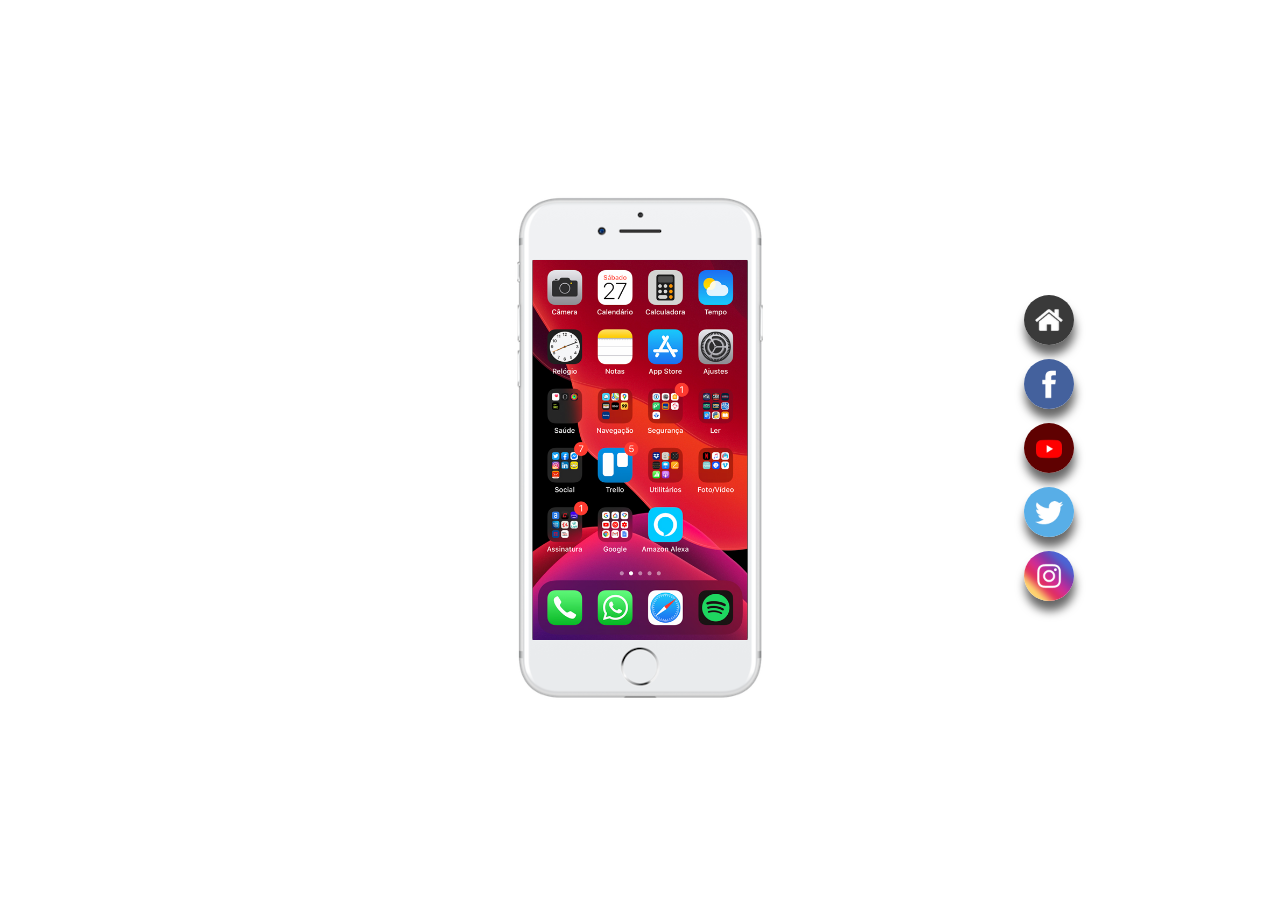
<file: index.html>
<!DOCTYPE html>
<html lang="pt-br">
<head>
    <meta charset="UTF-8">
    <meta http-equiv="X-UA-Compatible" content="IE=edge">
    <meta name="viewport" content="width=device-width, initial-scale=1.0">
    <title>Redes Sociais</title>
    <link rel="shortcut icon" href="favicon.ico" type="image/x-icon">
    <link rel="stylesheet" href="style/style.css">
    
</head>
<body id="elemento">
    <main>
        <section id="telefone">
           <img id="fototelefone" src="./imagens/frame-iphone-peq.png" alt="">  
        </section>

        <img id="sombra" src="./imagens/sombra-telefone02.webp" alt="">

        <iframe src="home.html" frameborder="0" name="tela"></iframe>
        <section id="icones">
            <a href="./home.html" target="tela" onclick="fh()"><img class="icone" src="./imagens/logo-home.jpg" alt="home"></a>

            <a href="./facebook.html" target="tela" onclick="ff()"><img class="icone" src="./imagens/logo-facebook.jpg" alt="facebook"></a>

            <a href="./youtube.html" target="tela" onclick="fy()"><img class="icone" src="./imagens/logo-youtube.jpg" alt="youtube"></a>

            <a href="./twitter.html" target="tela" onclick="ft()"><img class="icone" src="./imagens/logo-twitter.jpg" alt="twitter"></a>

            <a href="./instagram.html" target="tela" onclick="fi()"><img class="icone" src="./imagens/logo-instagram.jpg" alt="instagram"></a>
            
        </section>
       

    </main>
    <script>
     let elemento = document.getElementById('elemento')
        
        function fh(){
            elemento.style.backgroundImage = "url(https://images.pexels.com/photos/147413/twitter-facebook-together-exchange-of-information-147413.jpeg?auto=compress&cs=tinysrgb&w=1260&h=750&dpr=2)"
        }

        function ff() {
            
             elemento.style.backgroundImage= "url(https://images.pexels.com/photos/267399/pexels-photo-267399.jpeg?auto=compress&cs=tinysrgb&w=1260&h=750&dpr=2)"; 
}
        function fy(){
            elemento.style.backgroundImage = "url(https://t2.tudocdn.net/618686?w=1920)"
        }

        function ft(){
            elemento.style.backgroundImage = "url(https://pbs.twimg.com/ext_tw_video_thumb/1572306993444016128/pu/img/D9iFINxHnlAEIjEG?format=jpg&name=large)"
        }

        function fi(){
            elemento.style.backgroundImage = "url(https://static.poder360.com.br/2021/12/instagram-logo.jpg)"
        }

    
    </script>
</body>
</html>
</file>
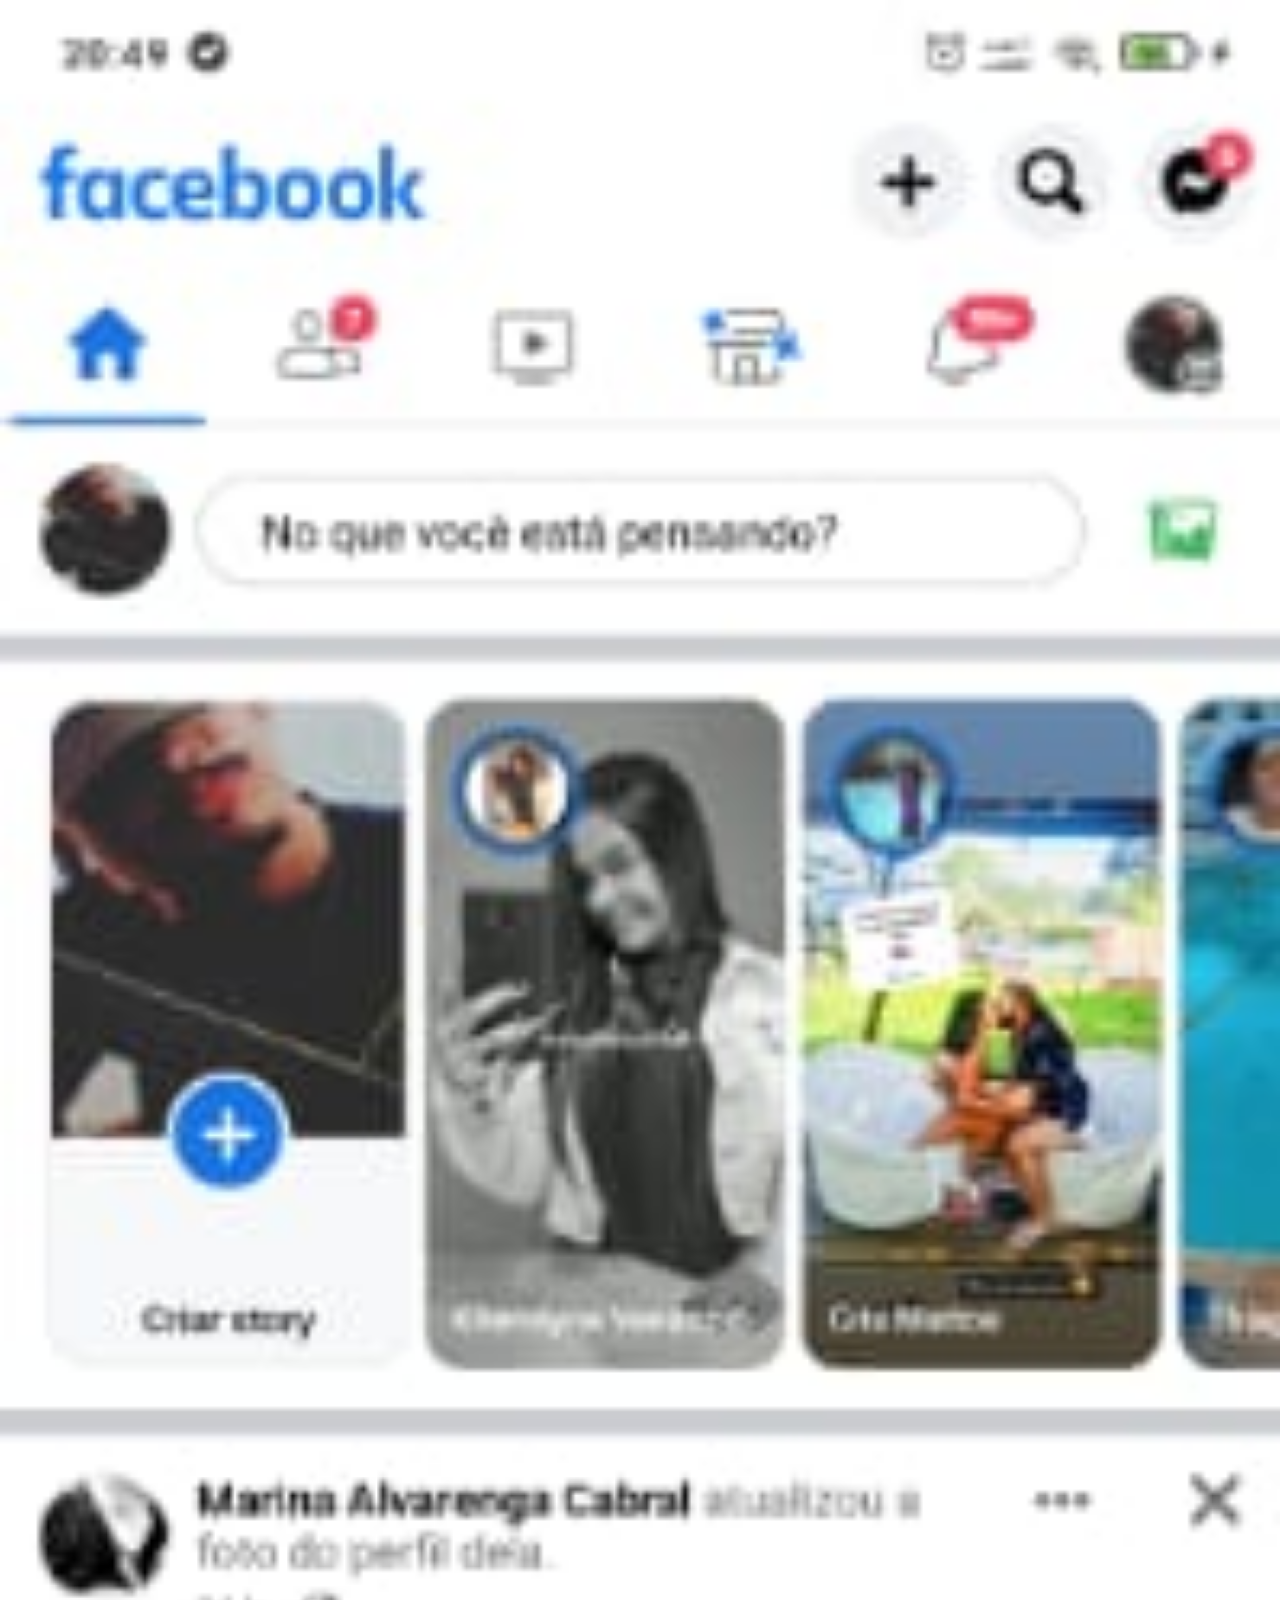
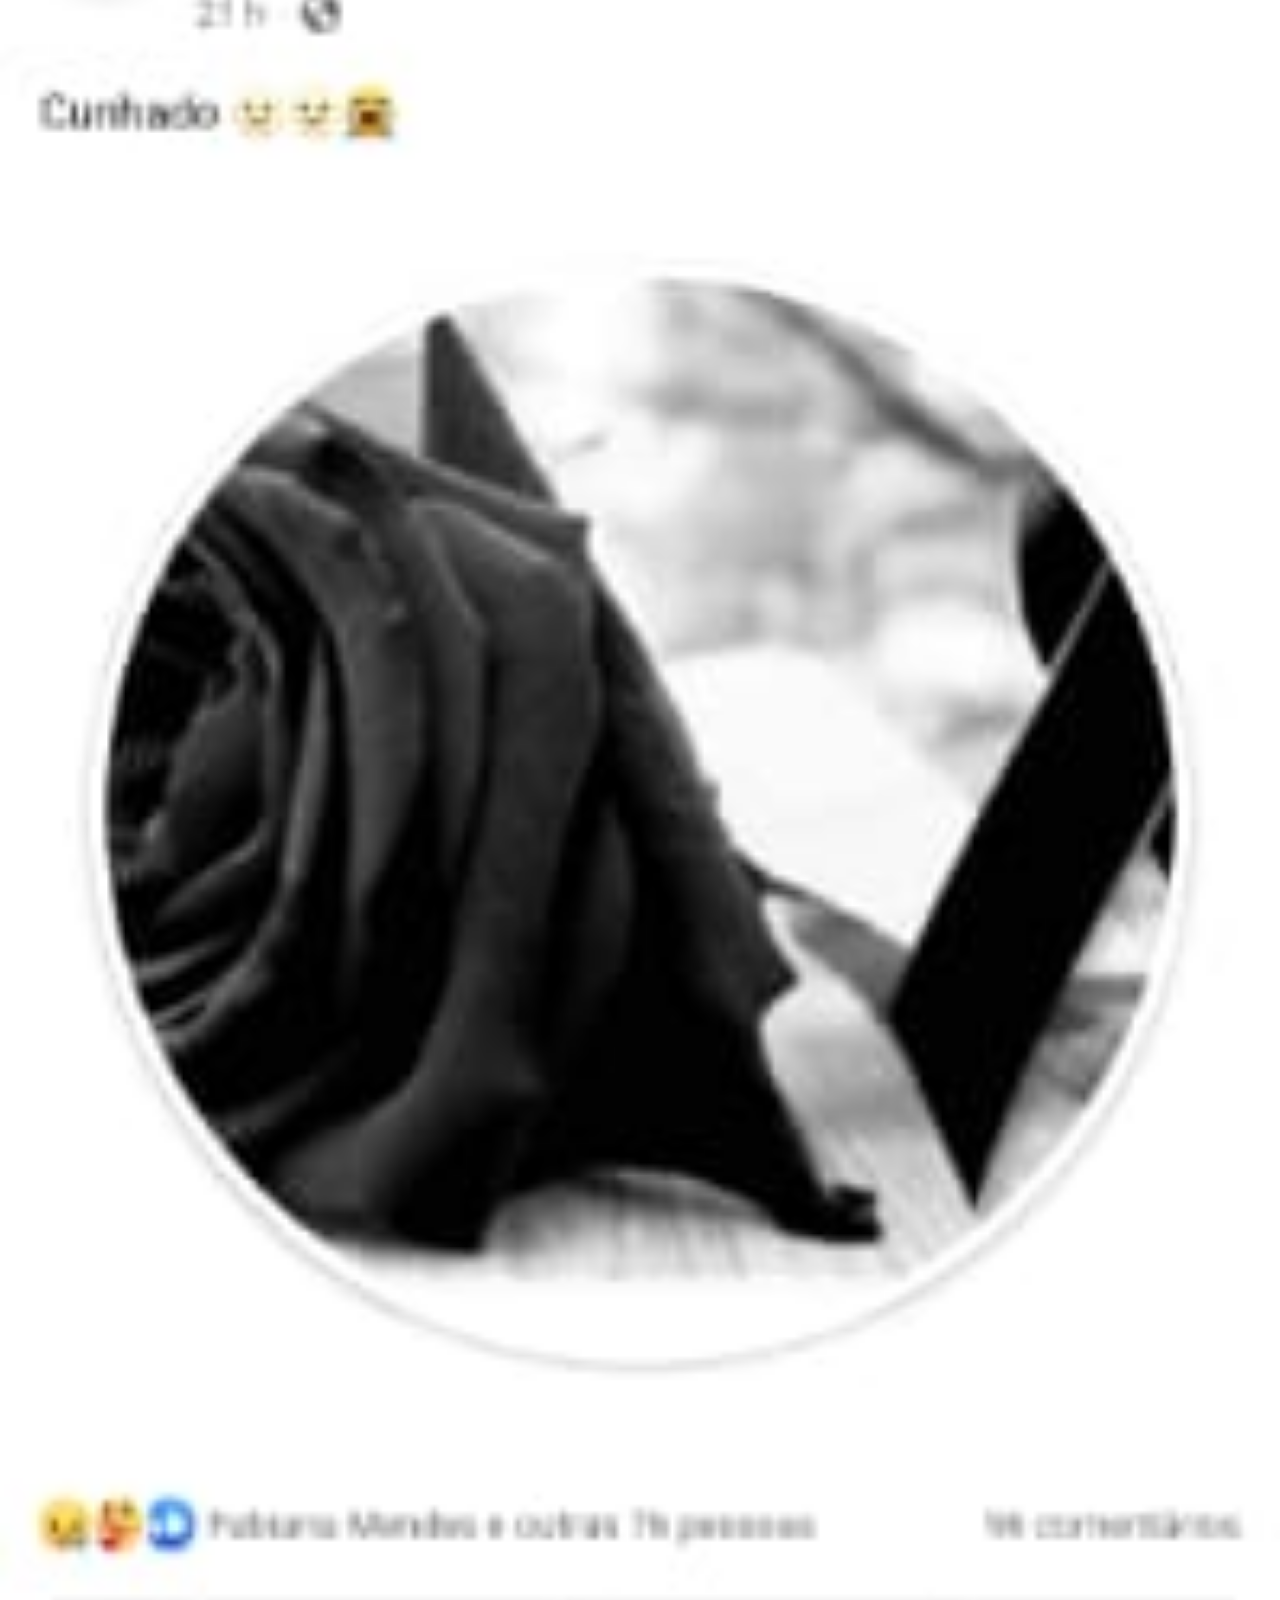
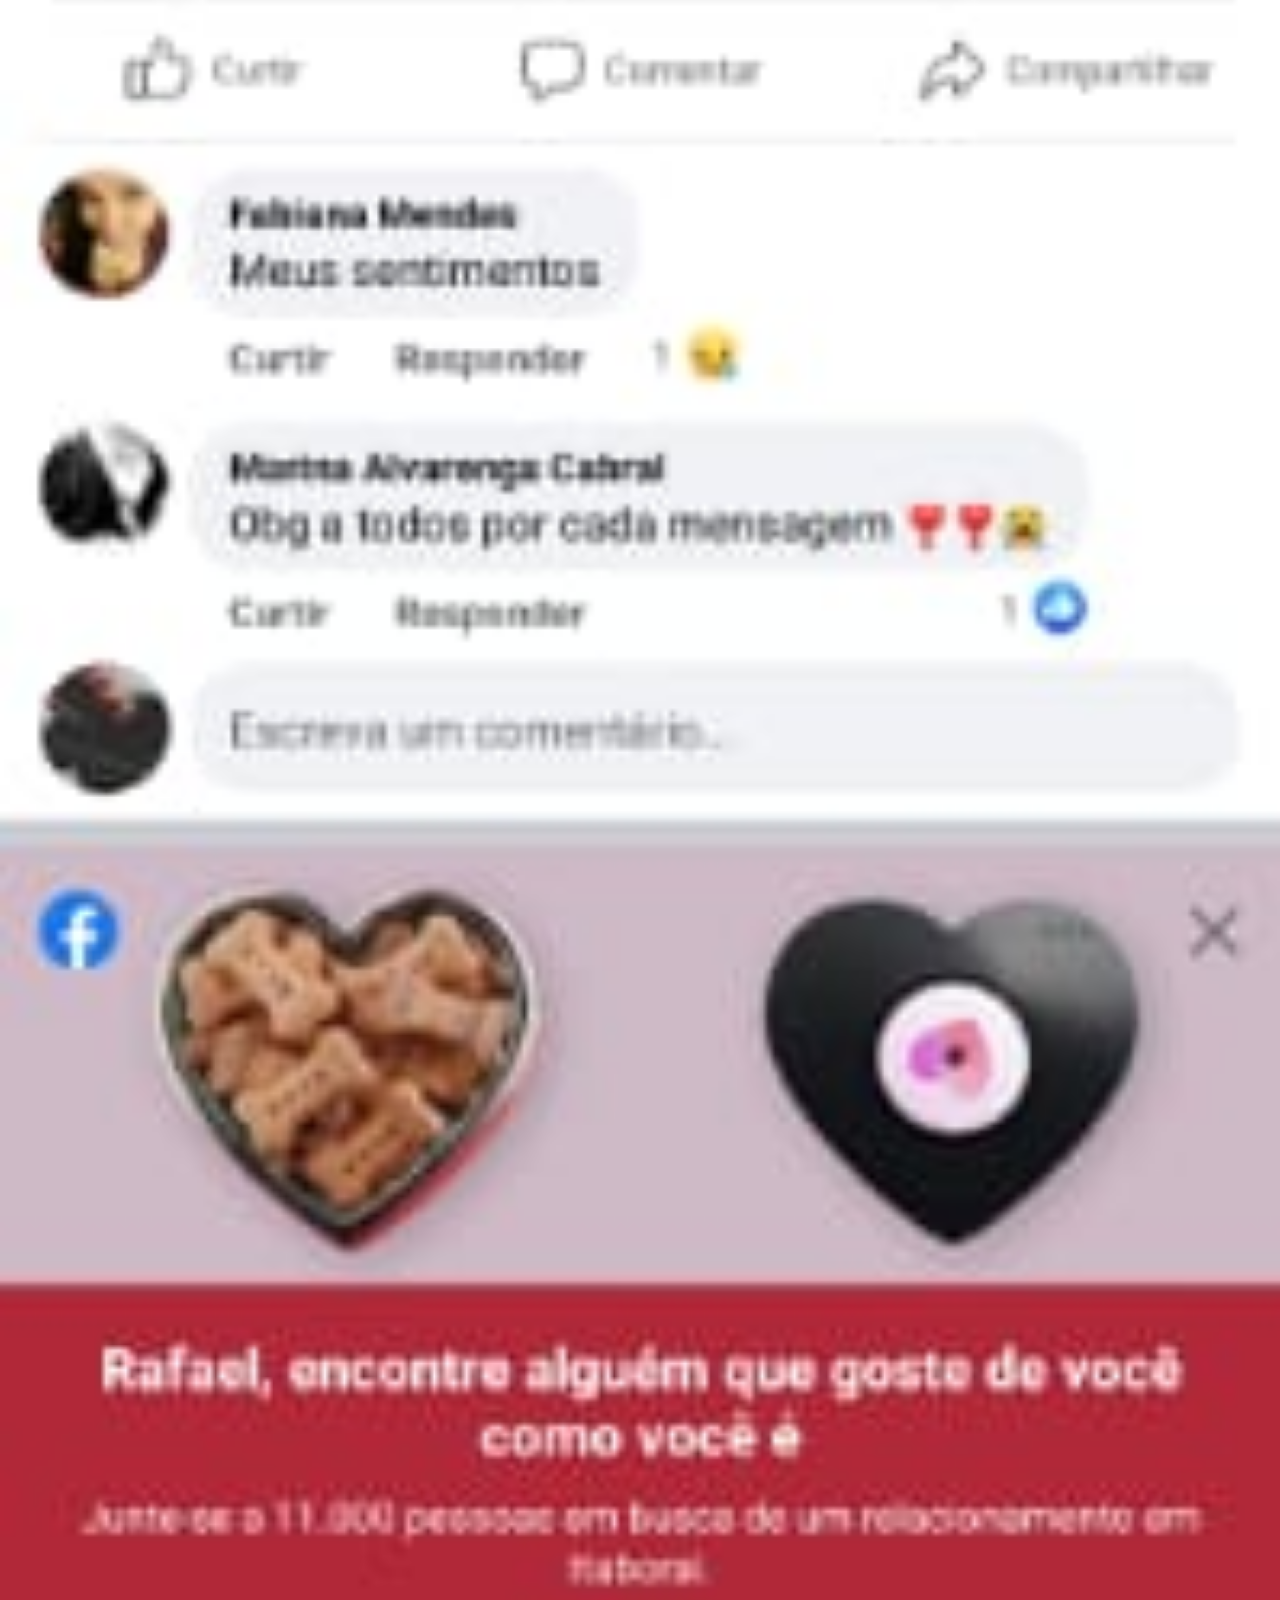
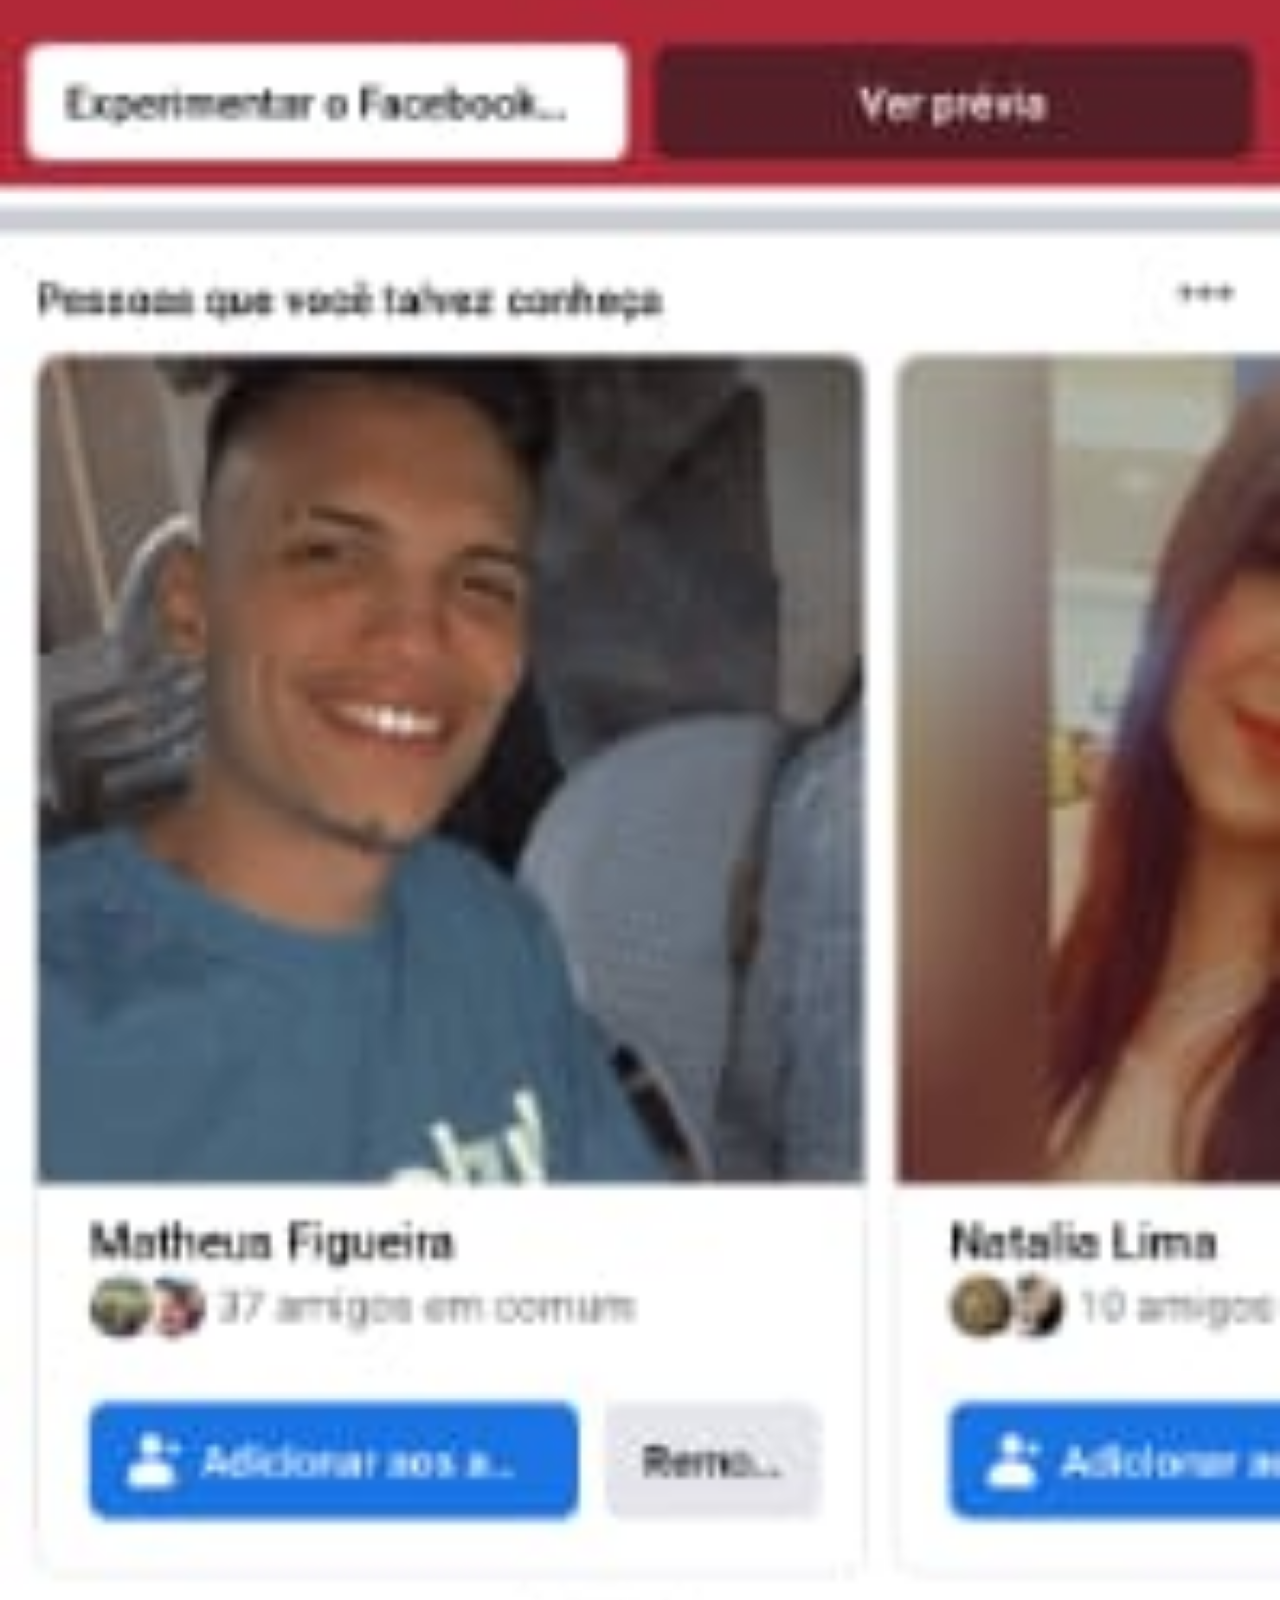
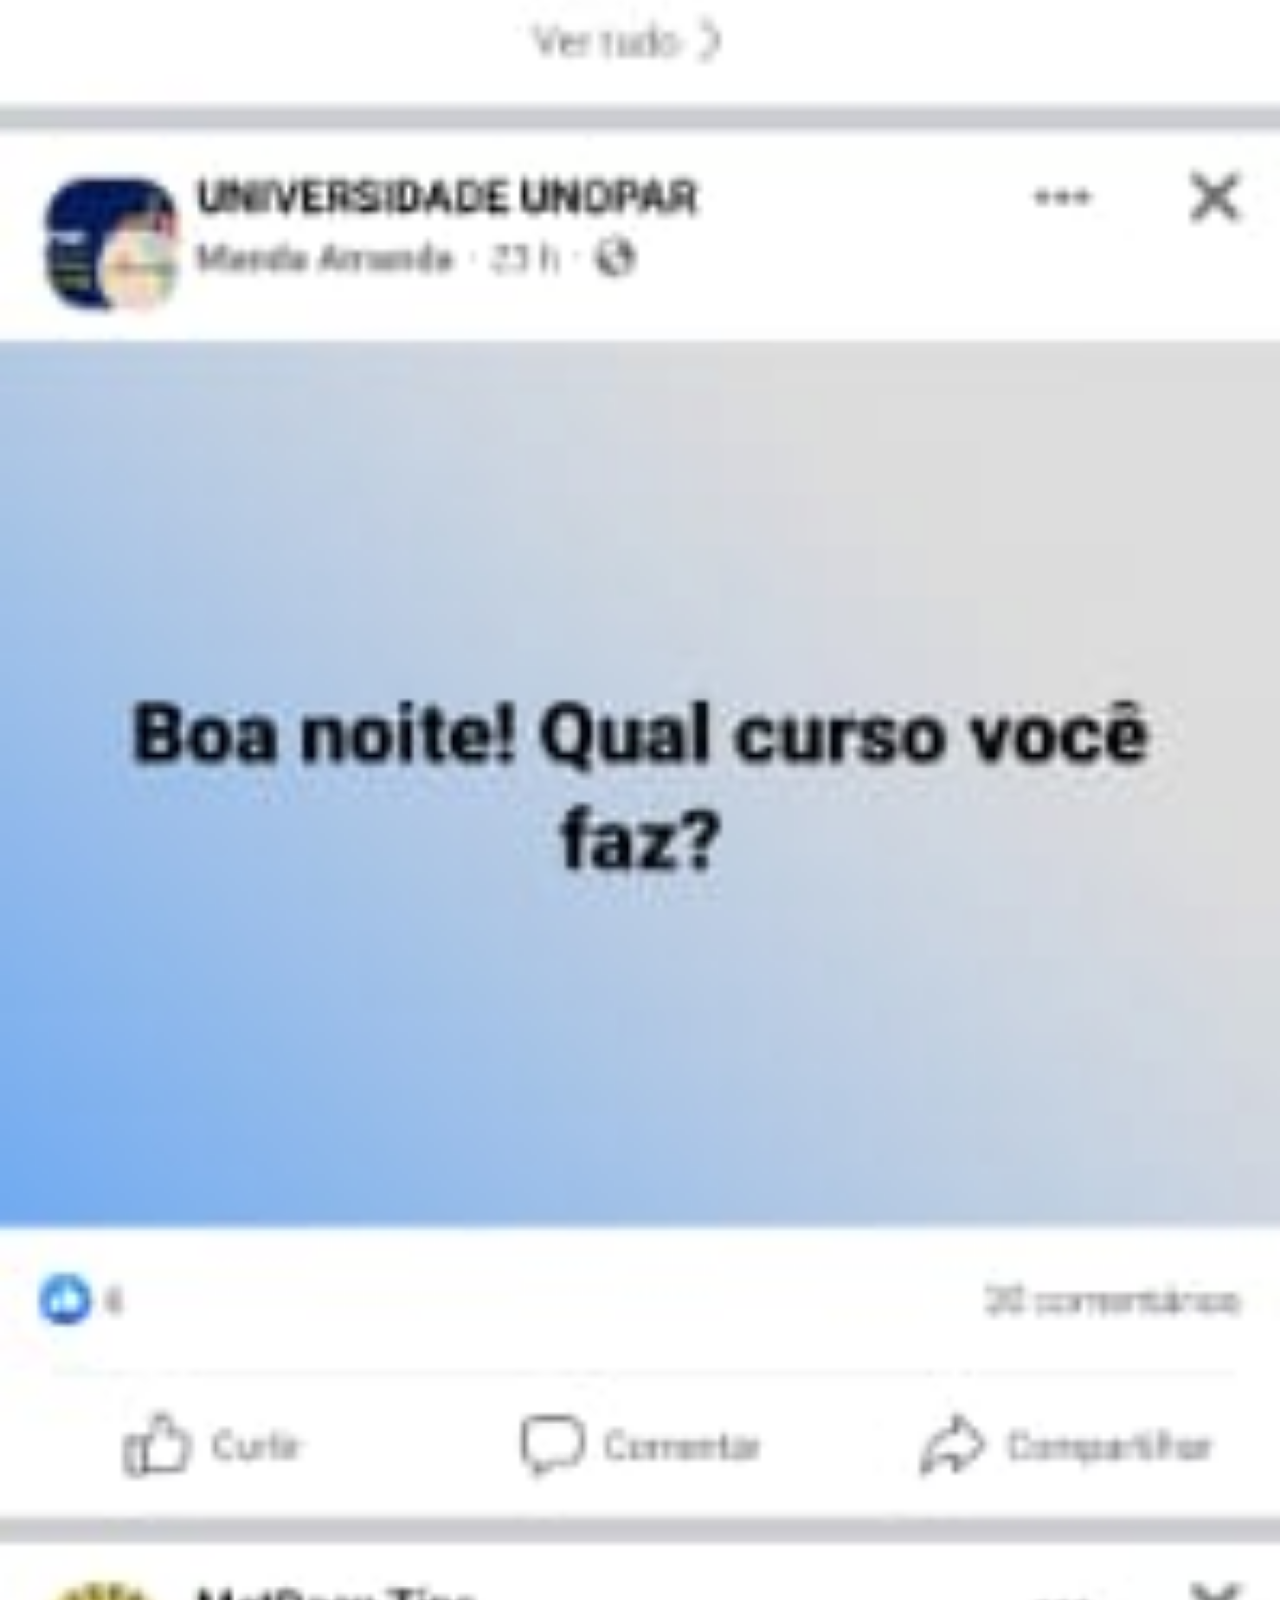
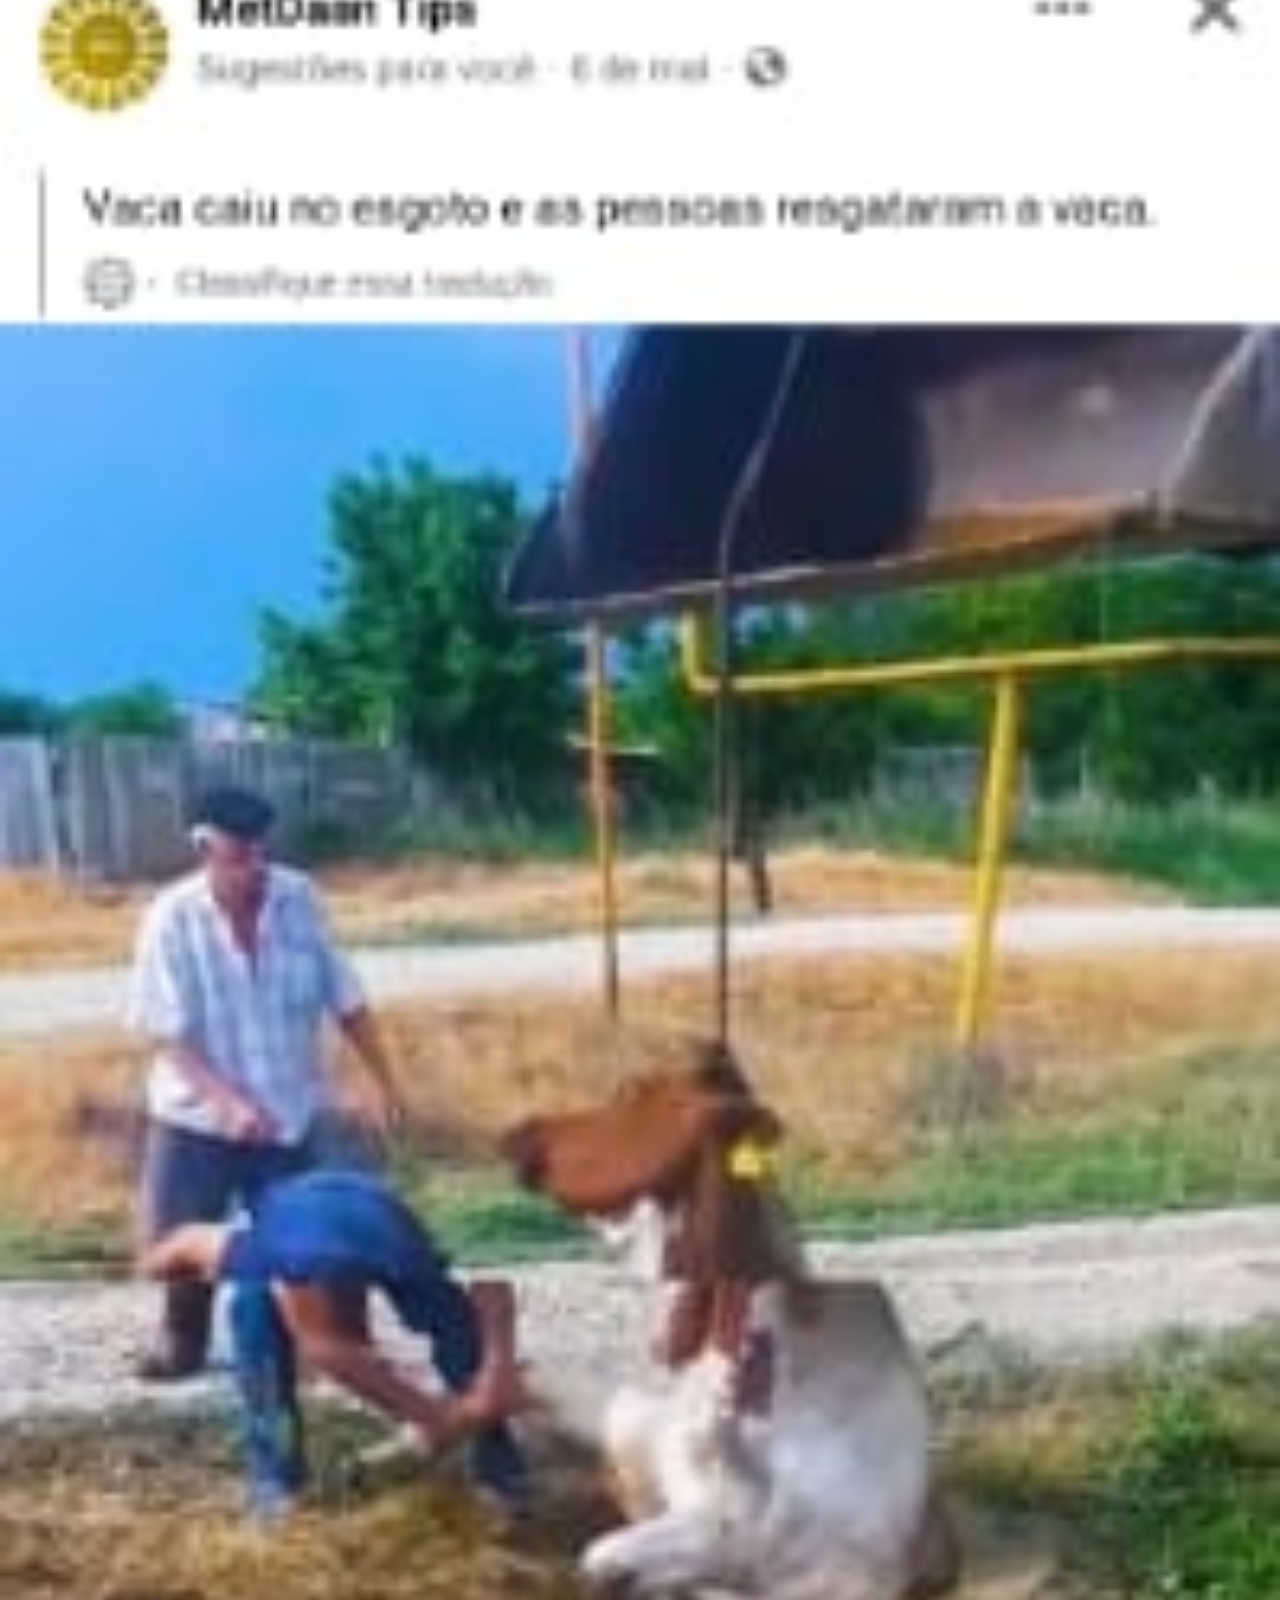
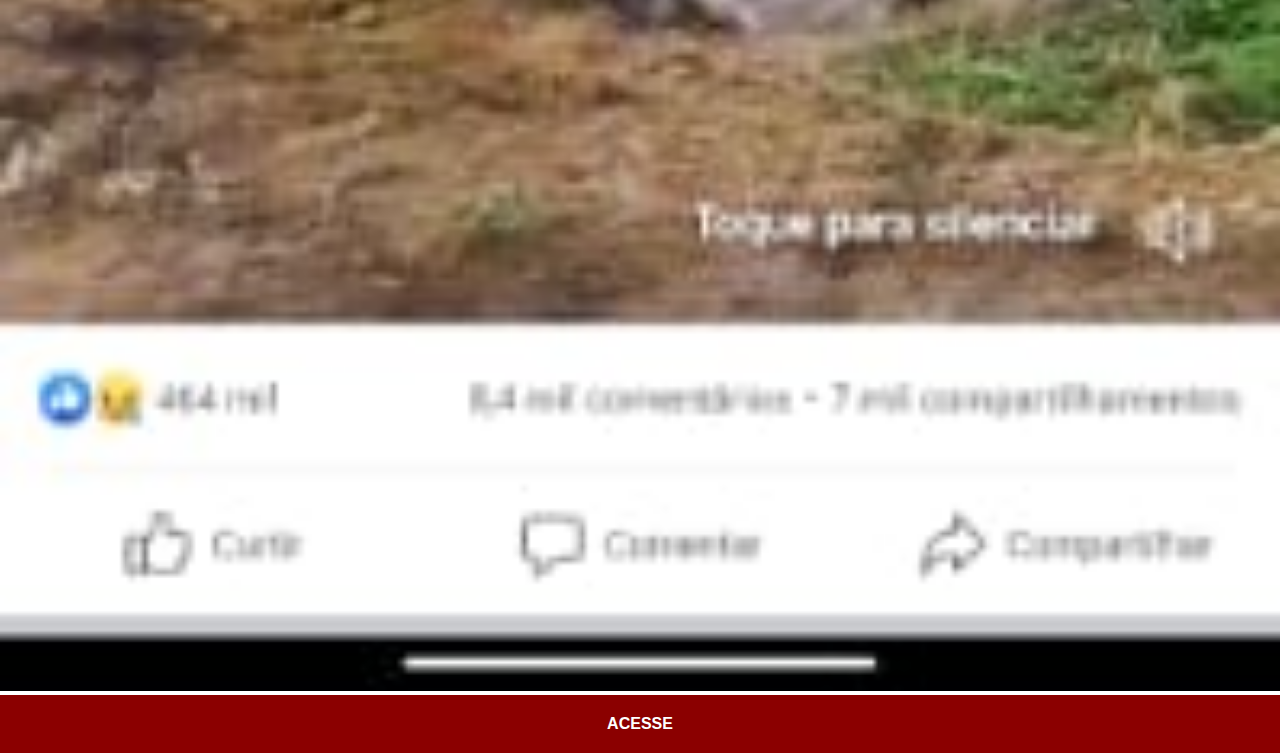
<file: facebook.html>
<!DOCTYPE html>
<html lang="pt-br">
<head>
    <meta charset="UTF-8">
    <meta http-equiv="X-UA-Compatible" content="IE=edge">
    <meta name="viewport" content="width=device-width, initial-scale=1.0">
    <title>logo-facebook</title>
    <link rel="stylesheet" href="style/reset.css">
    <link rel="stylesheet" href="style/social.css">
</head>
<body>
    <img src="./imagens/telafacebook.jpeg" alt="facebook">
    <a href="https://www.facebook.com/profile.php?id=100003226981742" target="_blank"> ACESSE</a>
</body>
</html>
</file>
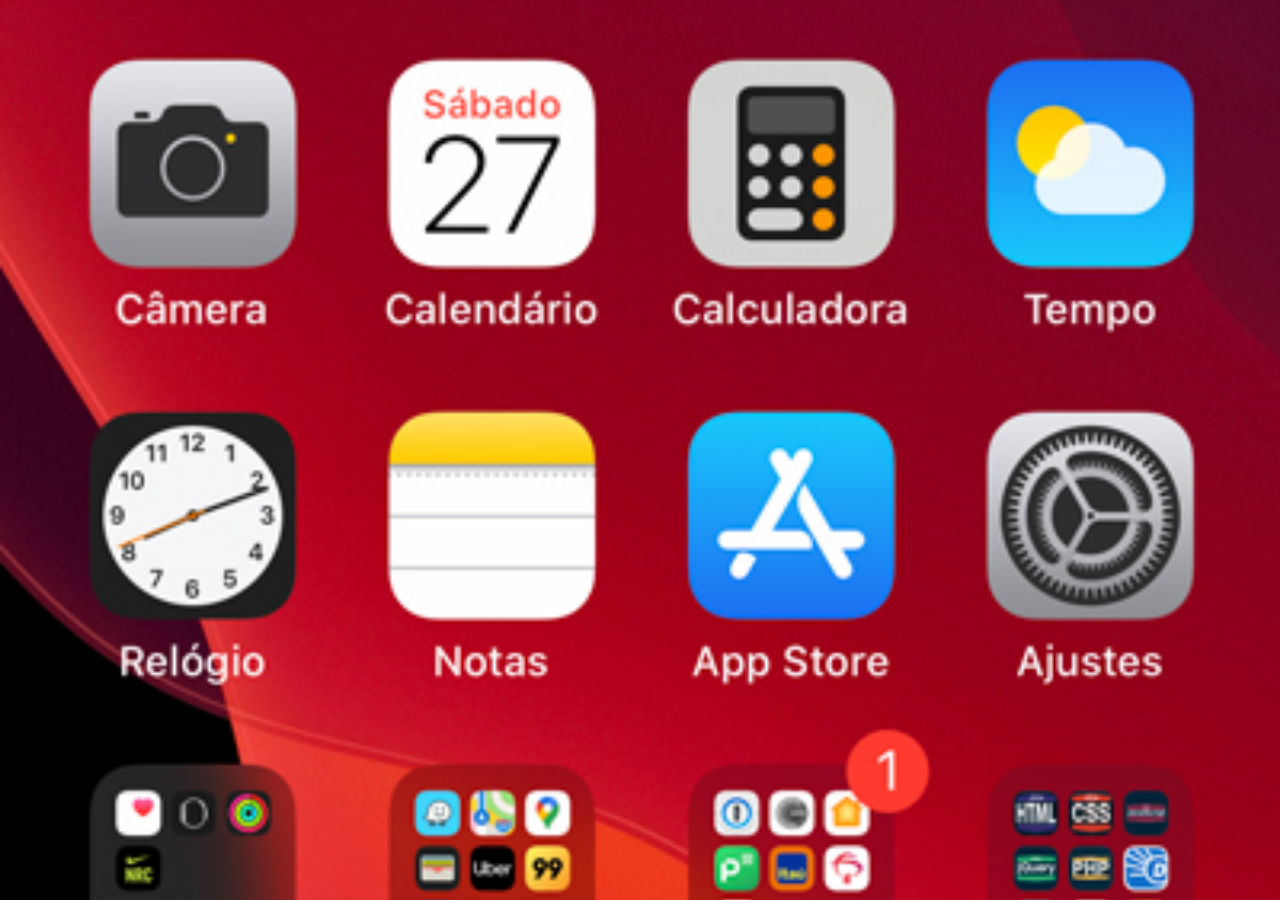
<file: home.html>
<!DOCTYPE html>
<html lang="pt-br">
<head>
    <meta charset="UTF-8">
    <meta http-equiv="X-UA-Compatible" content="IE=edge">
    <meta name="viewport" content="width=device-width, initial-scale=1.0">
    <title>home</title>
    <style>
  *{
    margin: 0px;
    padding: 0px;
  }
  body{
    width: 100vw;
    height: 100vh;
    background: black url('./imagens/tela-home.jpg') no-repeat top center;
    background-size: cover;
  }

    </style>
</head>
<body>
    
</body>
</html>
</file>
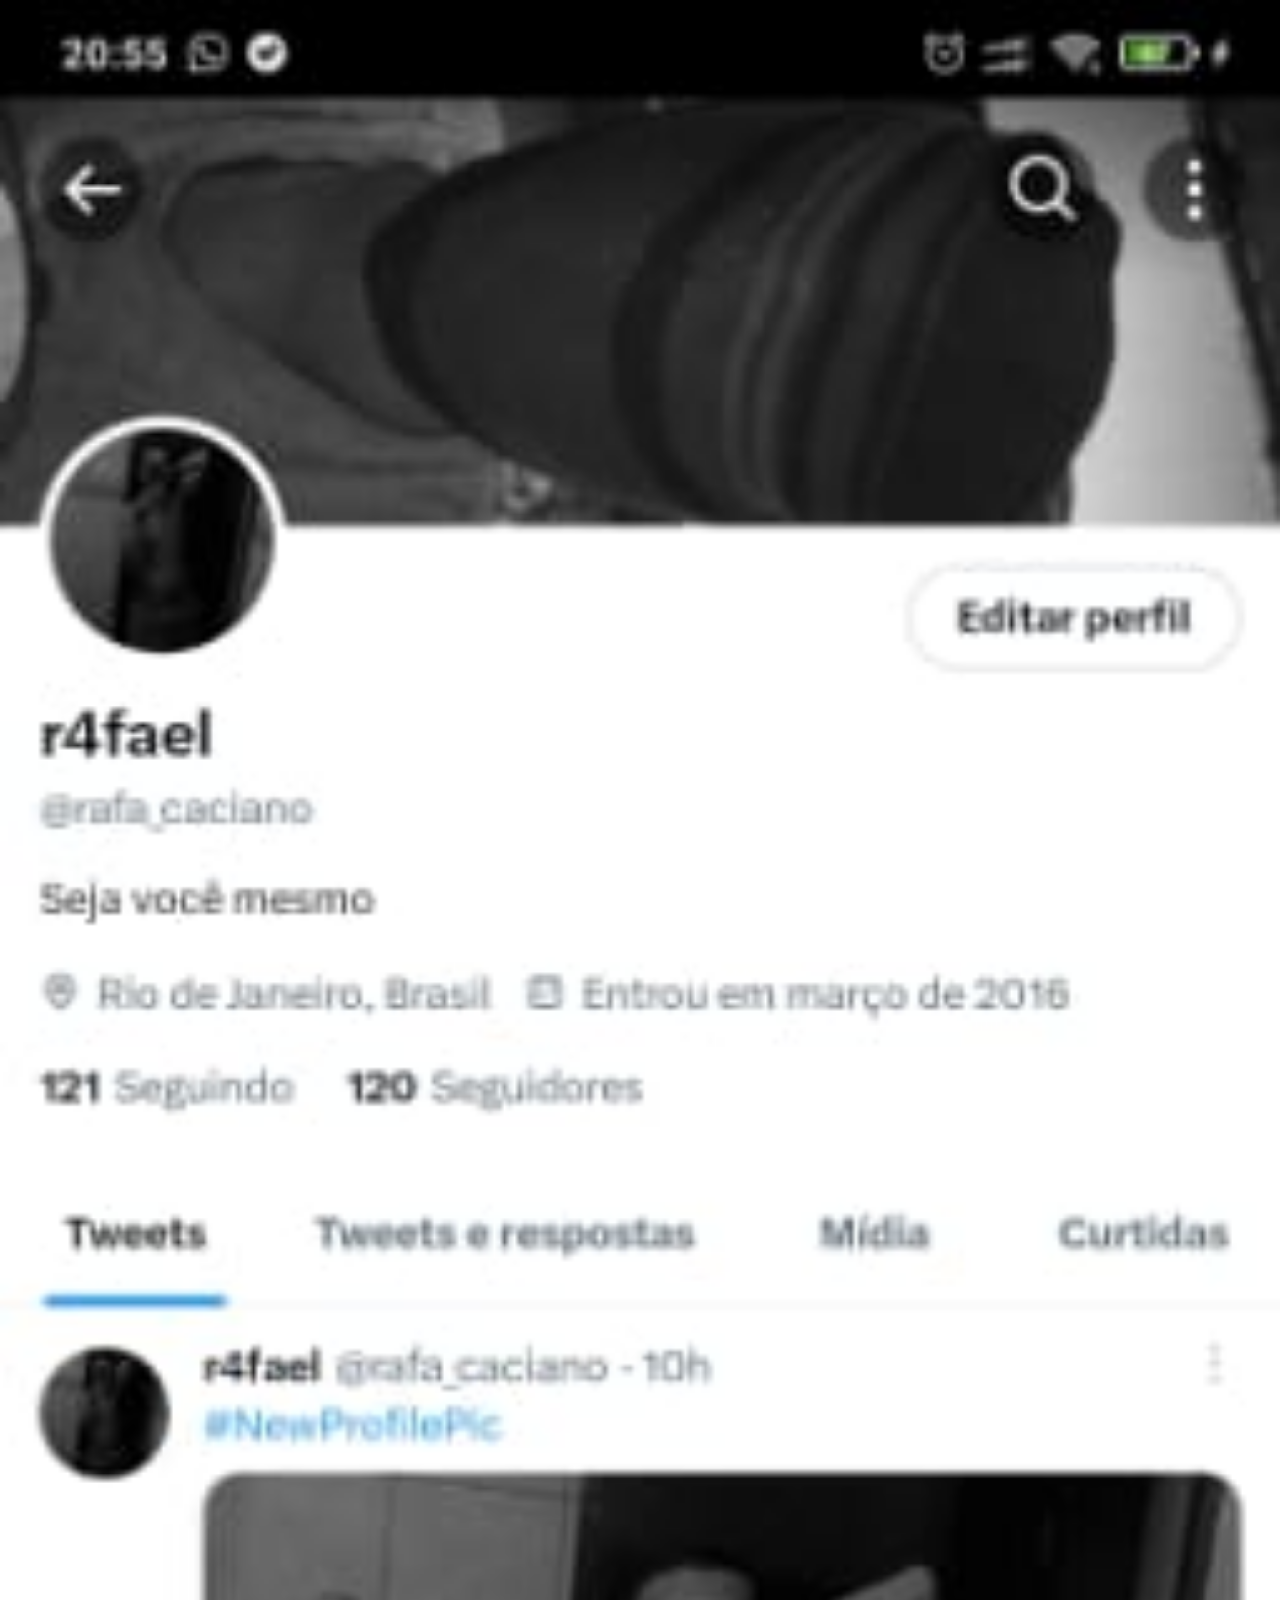
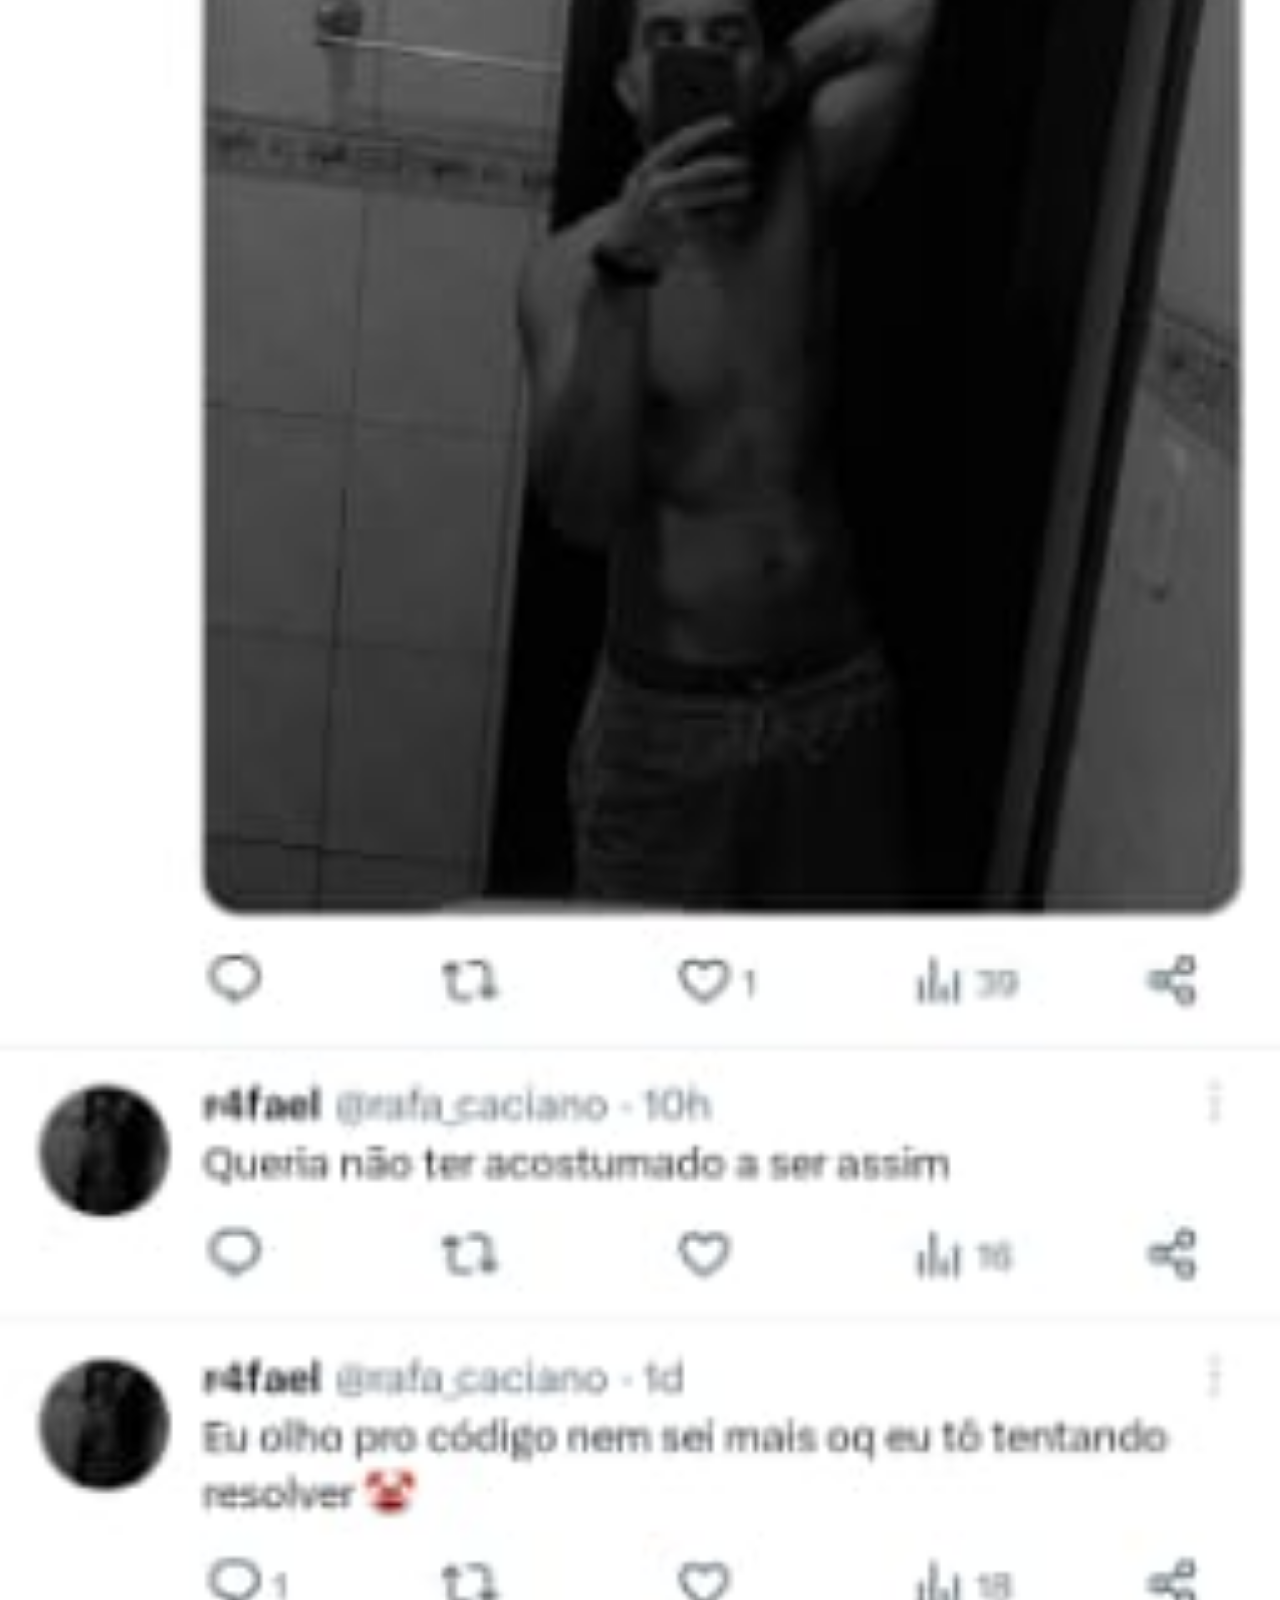
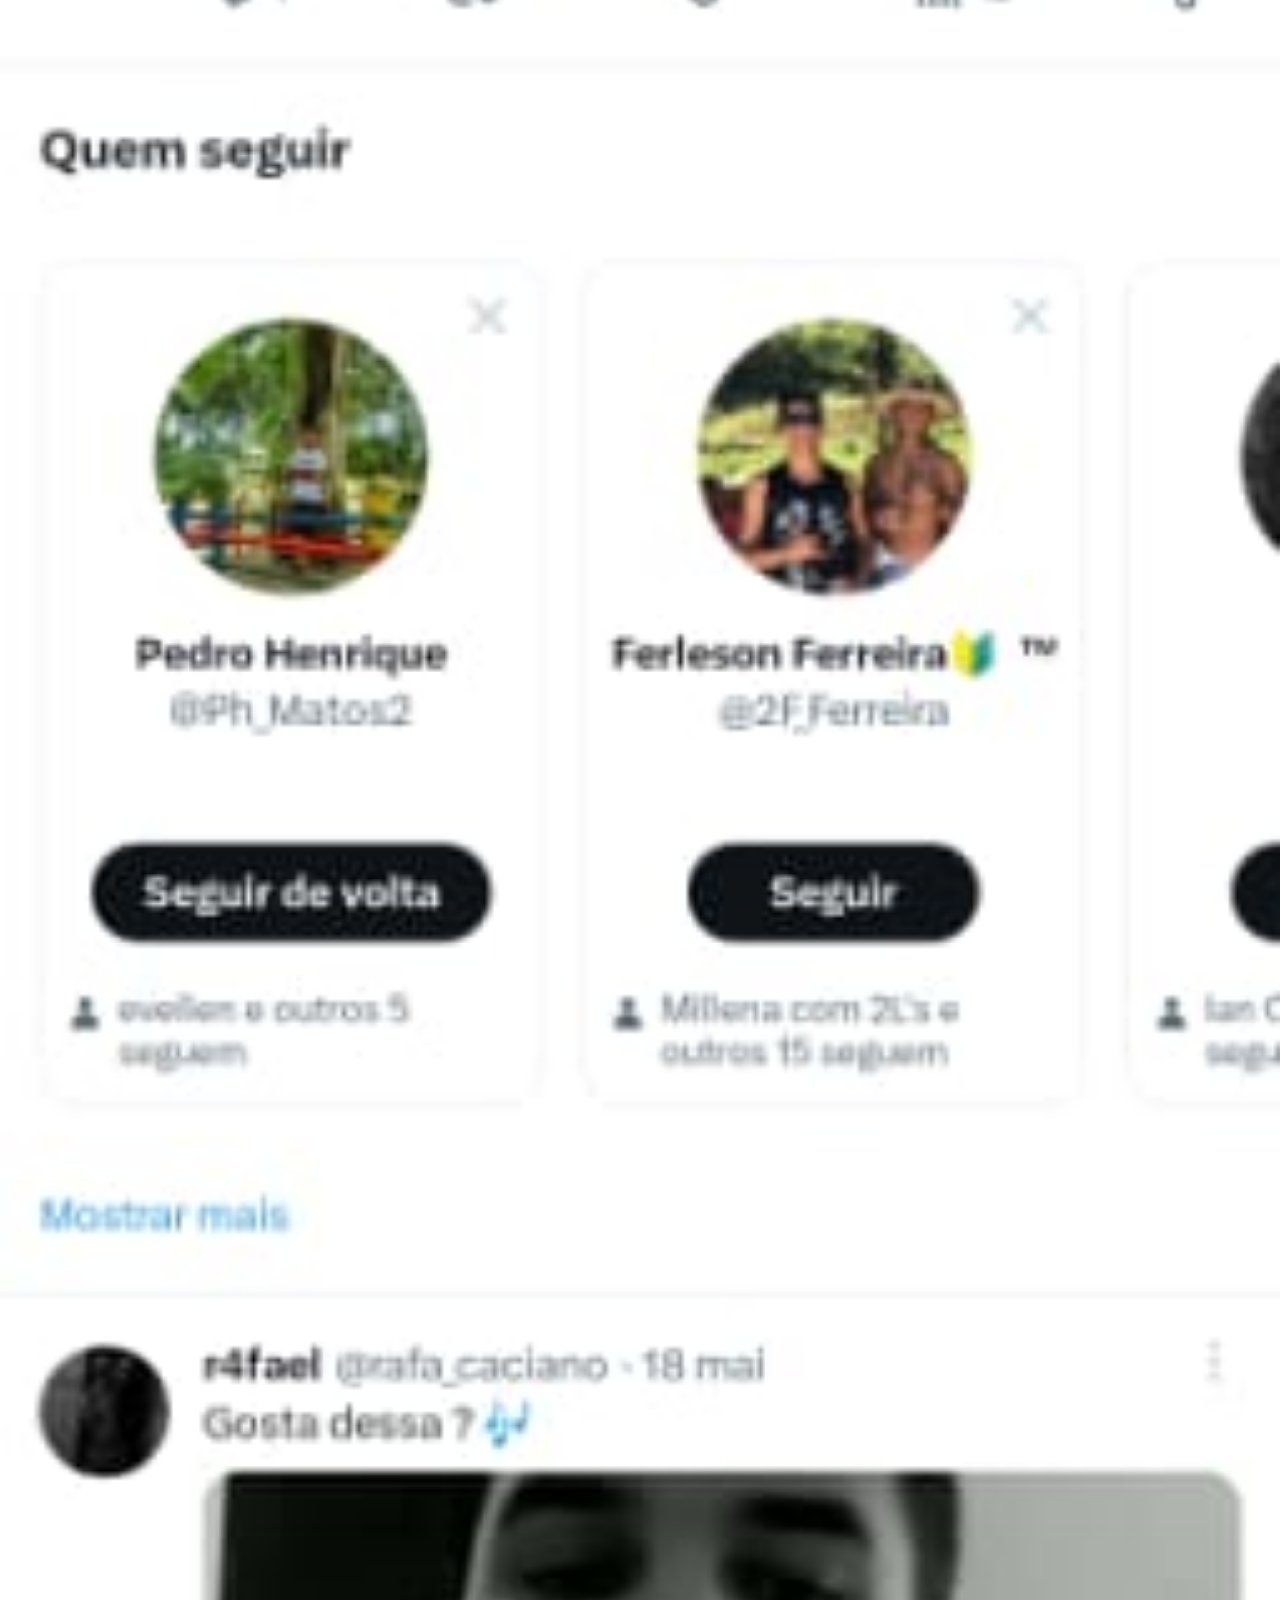
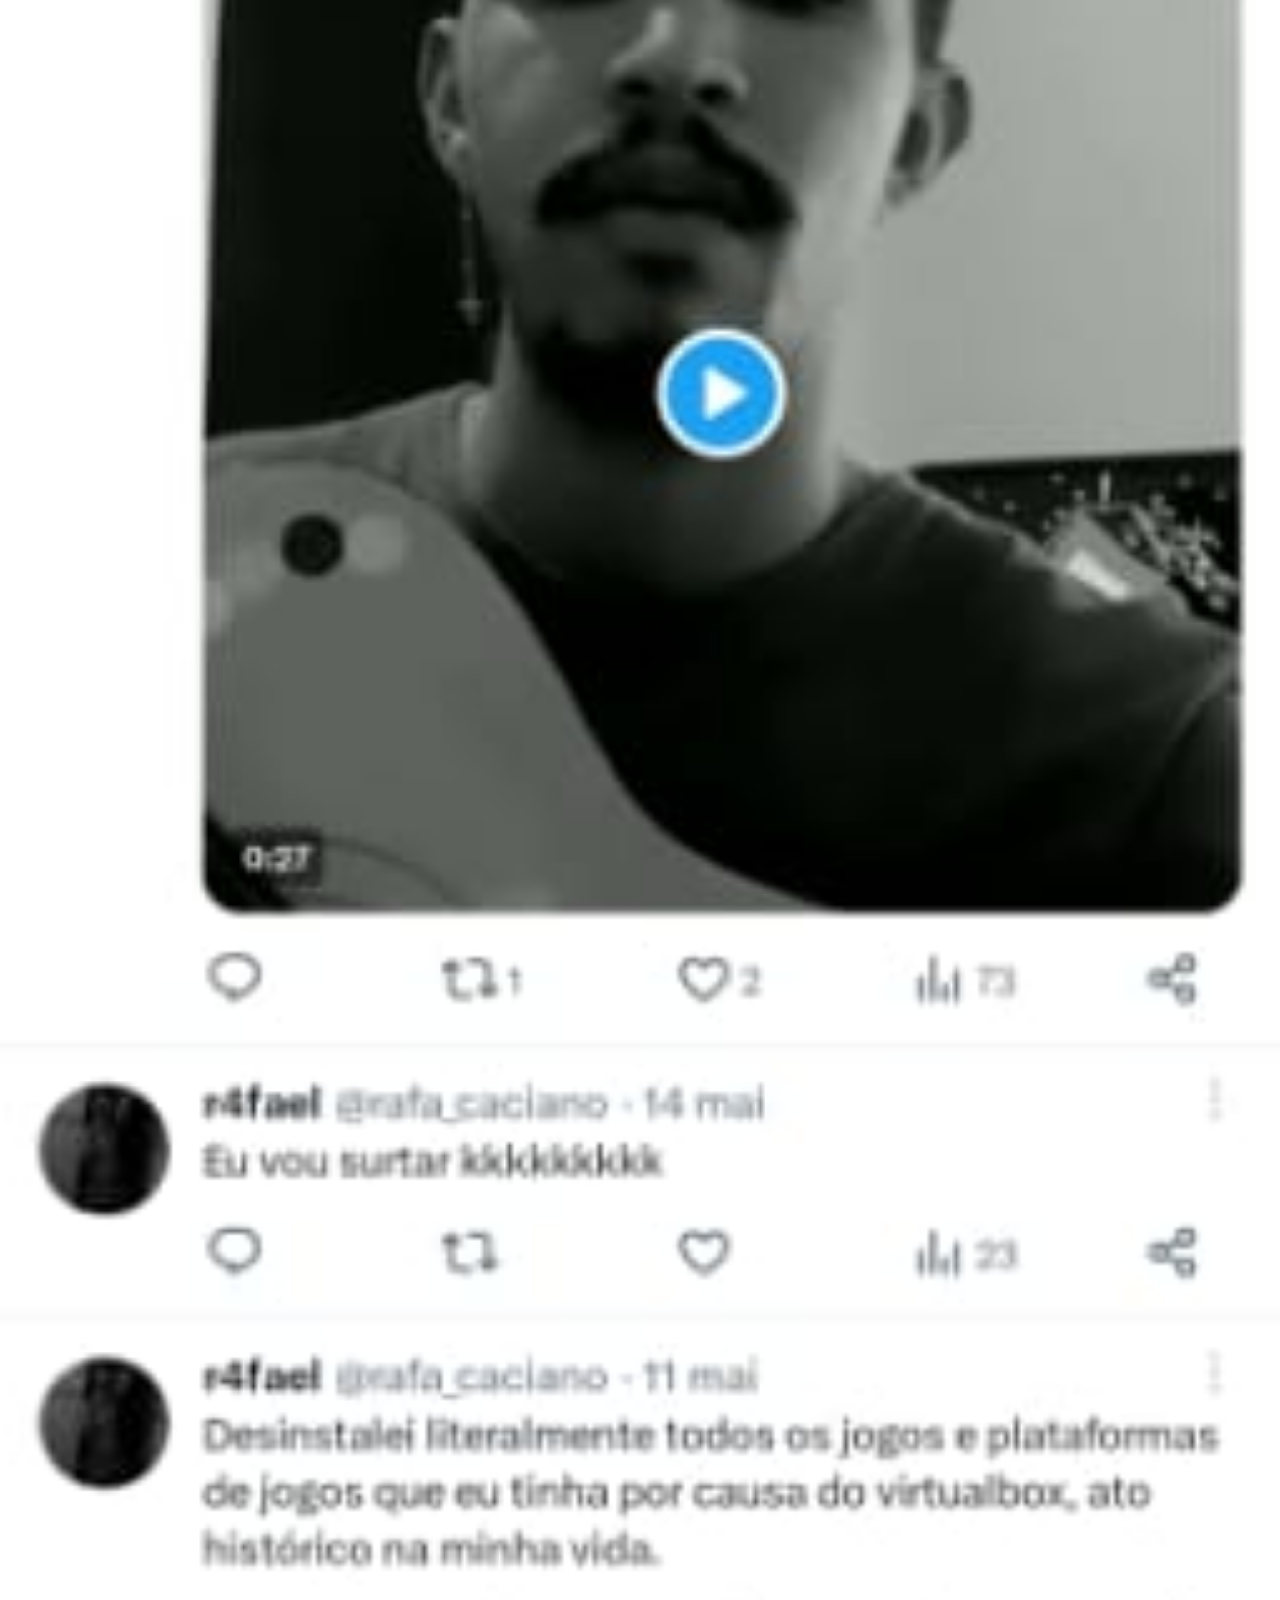
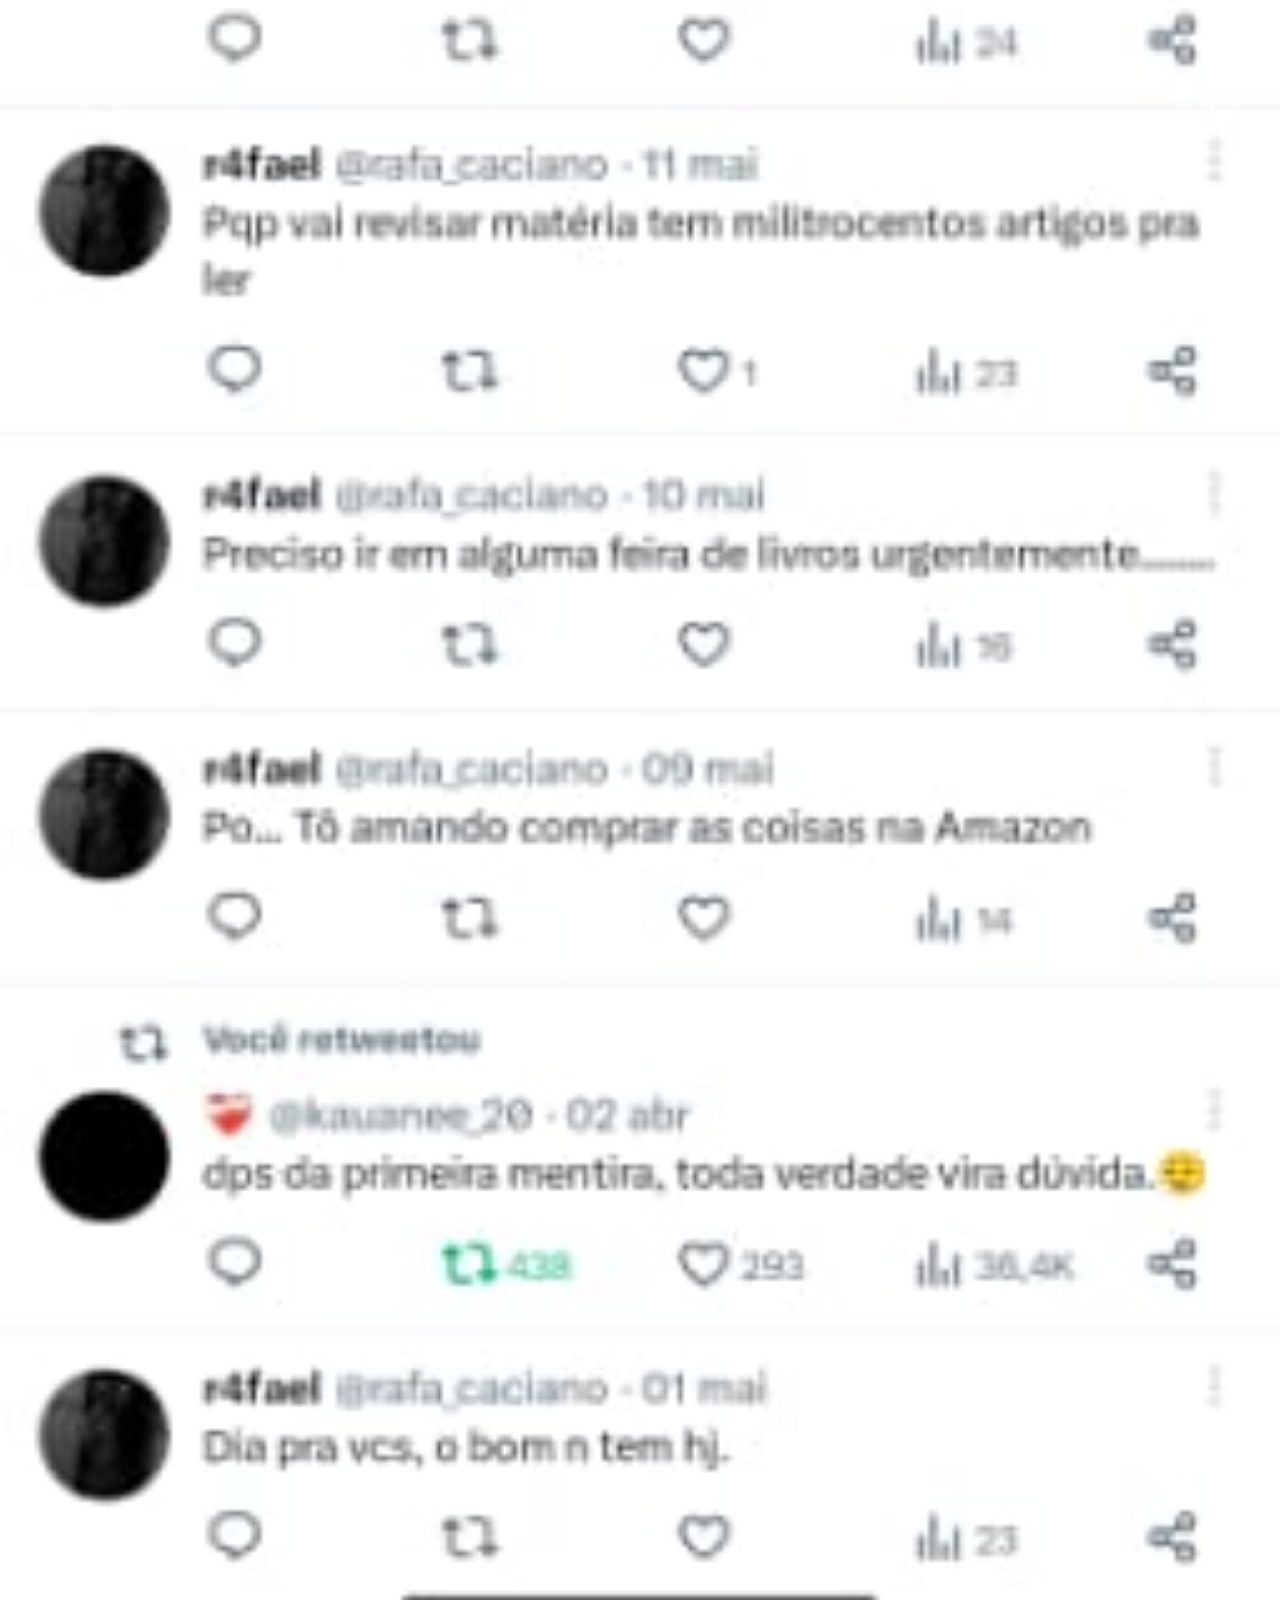
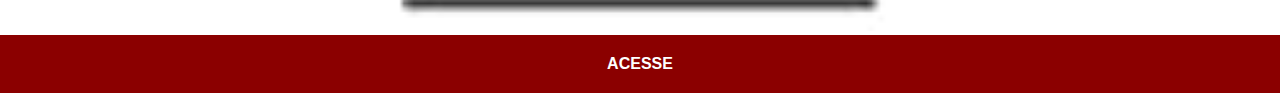
<file: twitter.html>
<!DOCTYPE html>
<html lang="pt-br">
<head>
    <meta charset="UTF-8">
    <meta http-equiv="X-UA-Compatible" content="IE=edge">
    <meta name="viewport" content="width=device-width, initial-scale=1.0">
    <title>Twitter</title>
    <link rel="stylesheet" href="style/reset.css">
    <link rel="stylesheet" href="style/social.css">
</head>
<body>
    <img src="./imagens/telatwtter.jpeg" alt="twitter">
    <a href="https://twitter.com/rsamuraitv13700" target="_blank">ACESSE</a>
</body>
</html>
</file>
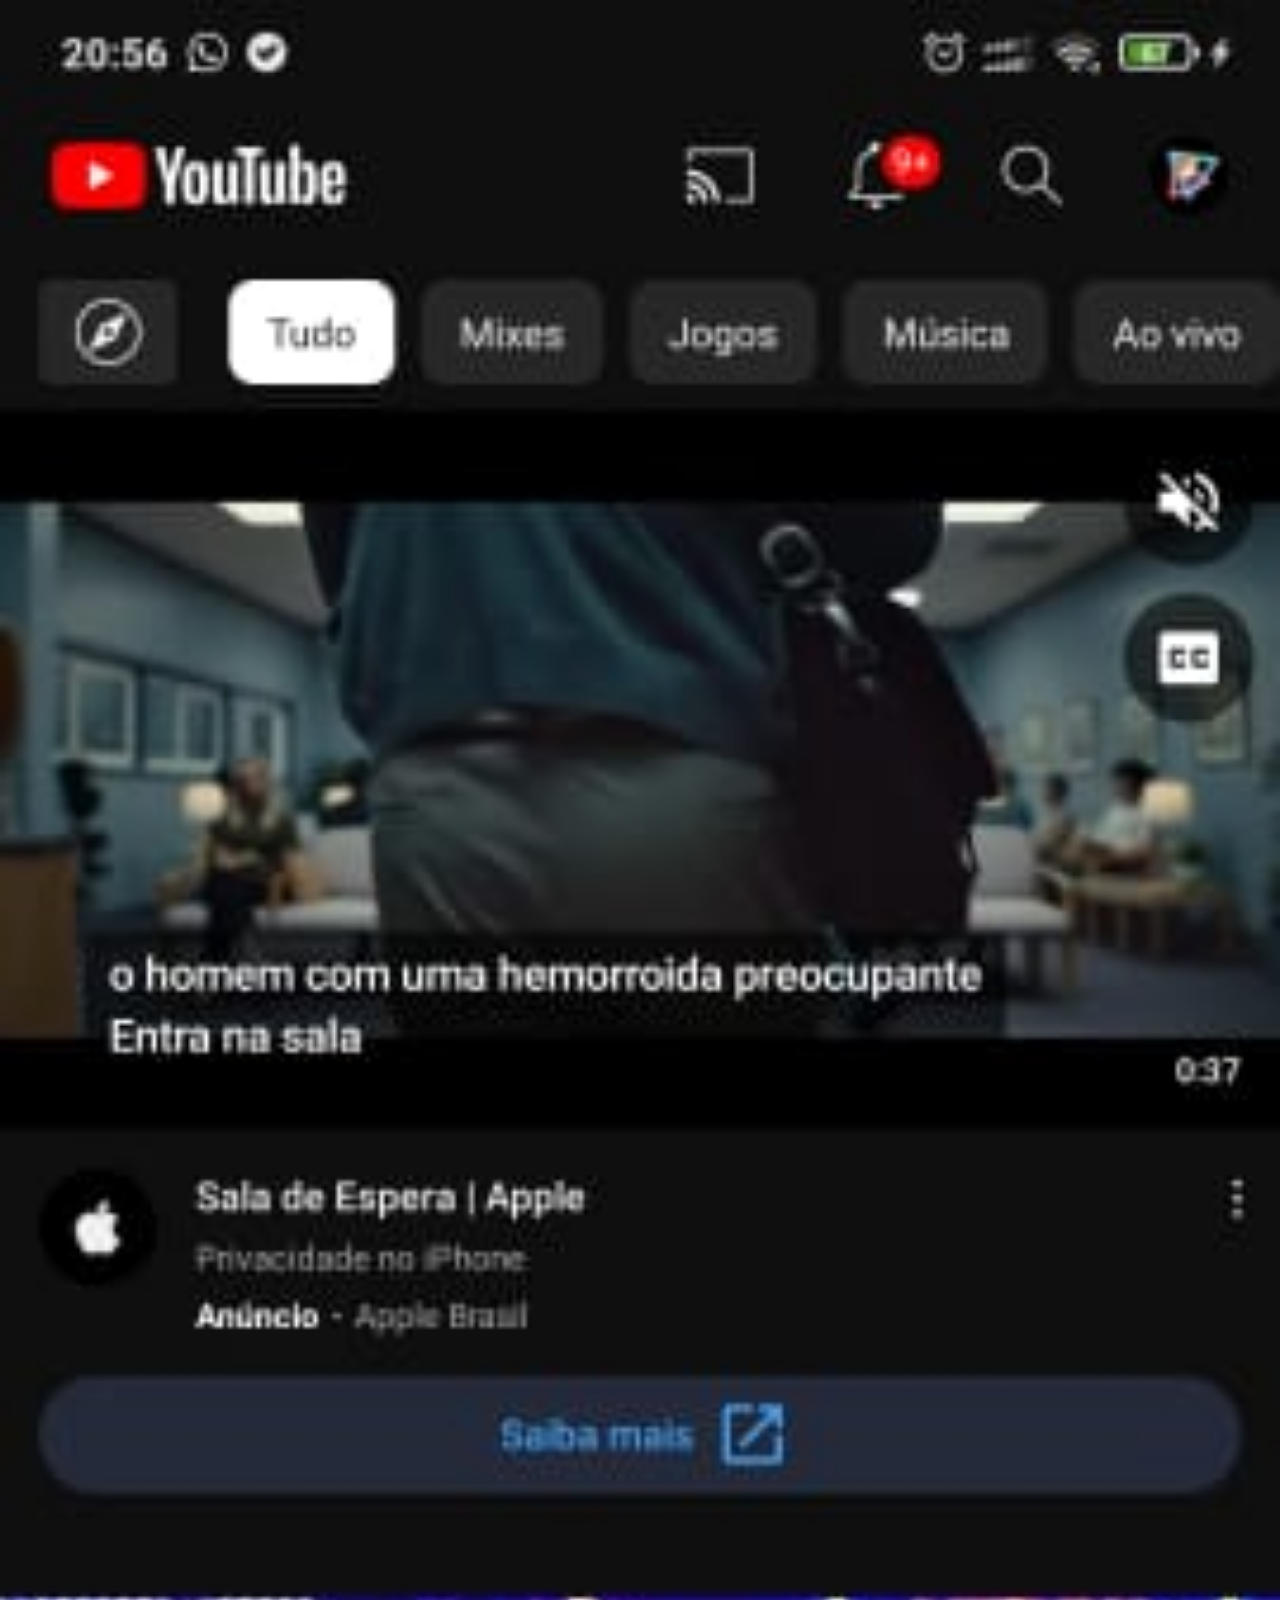
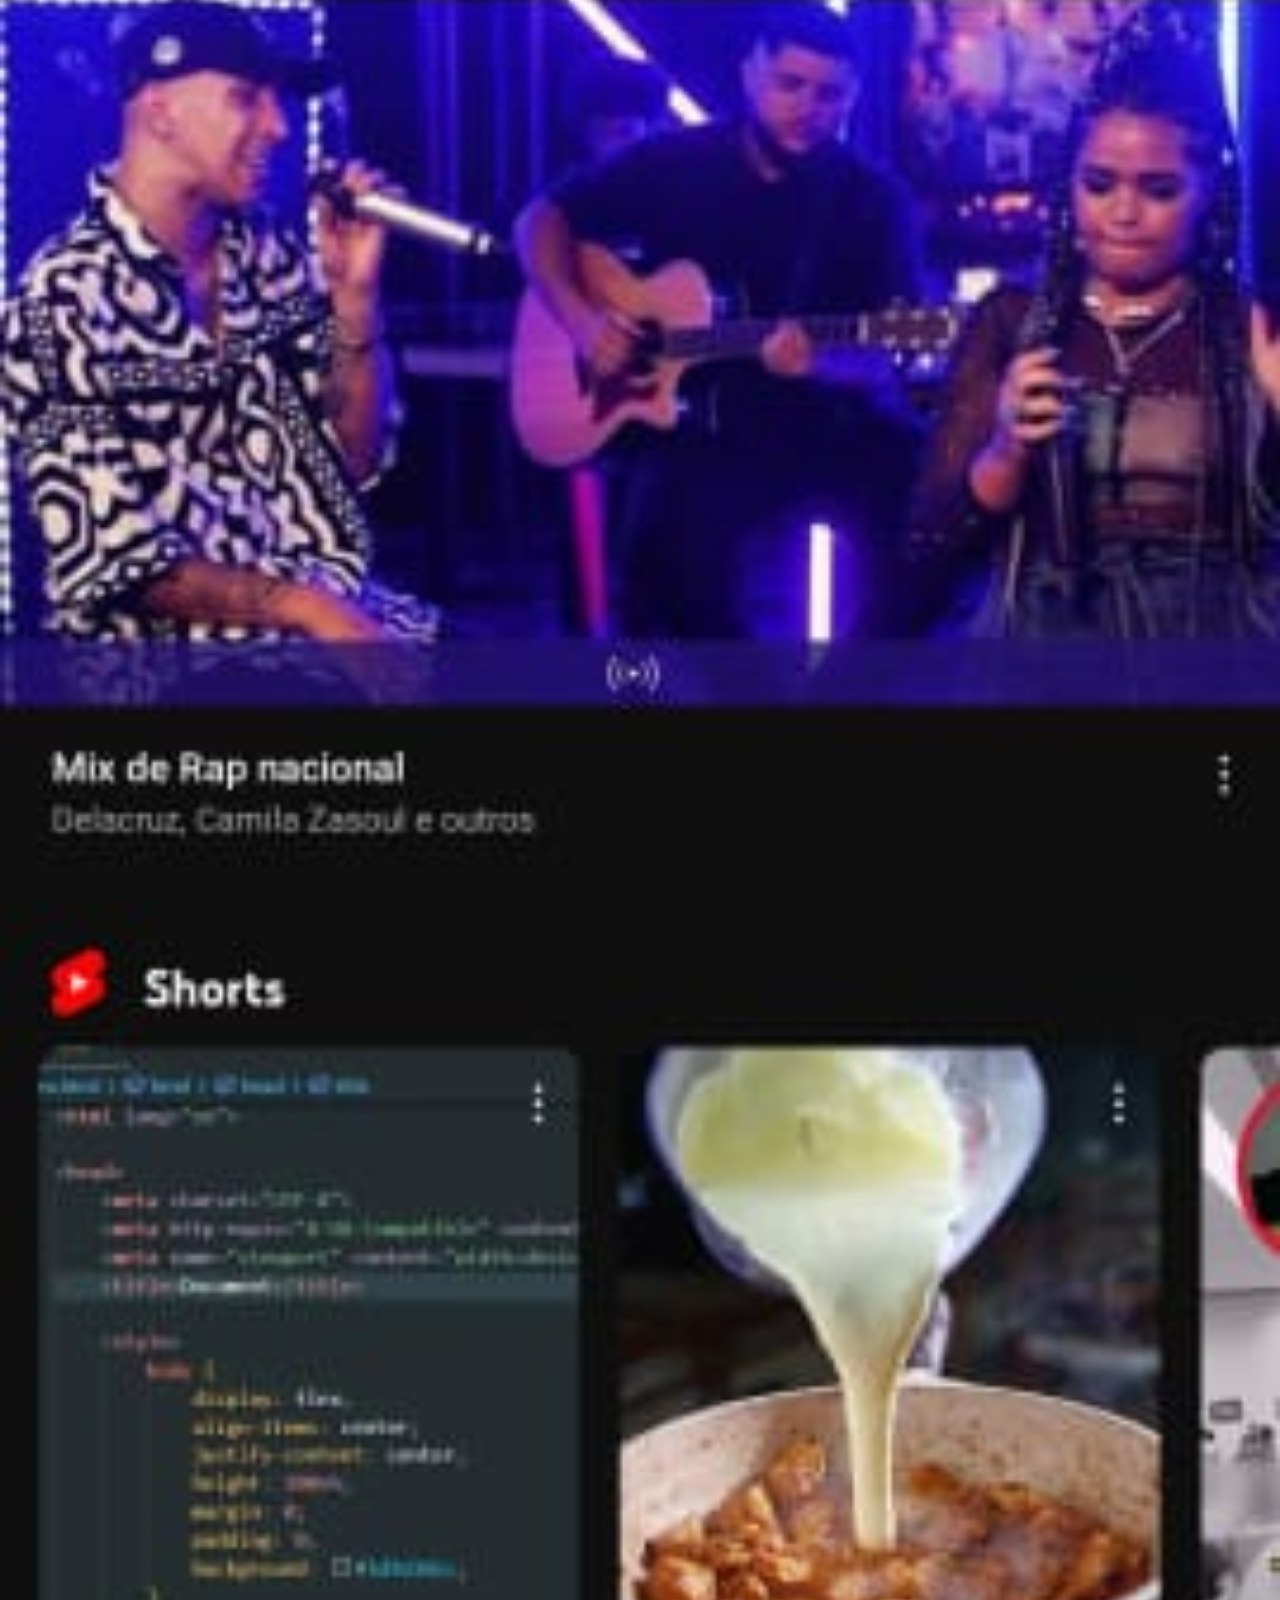
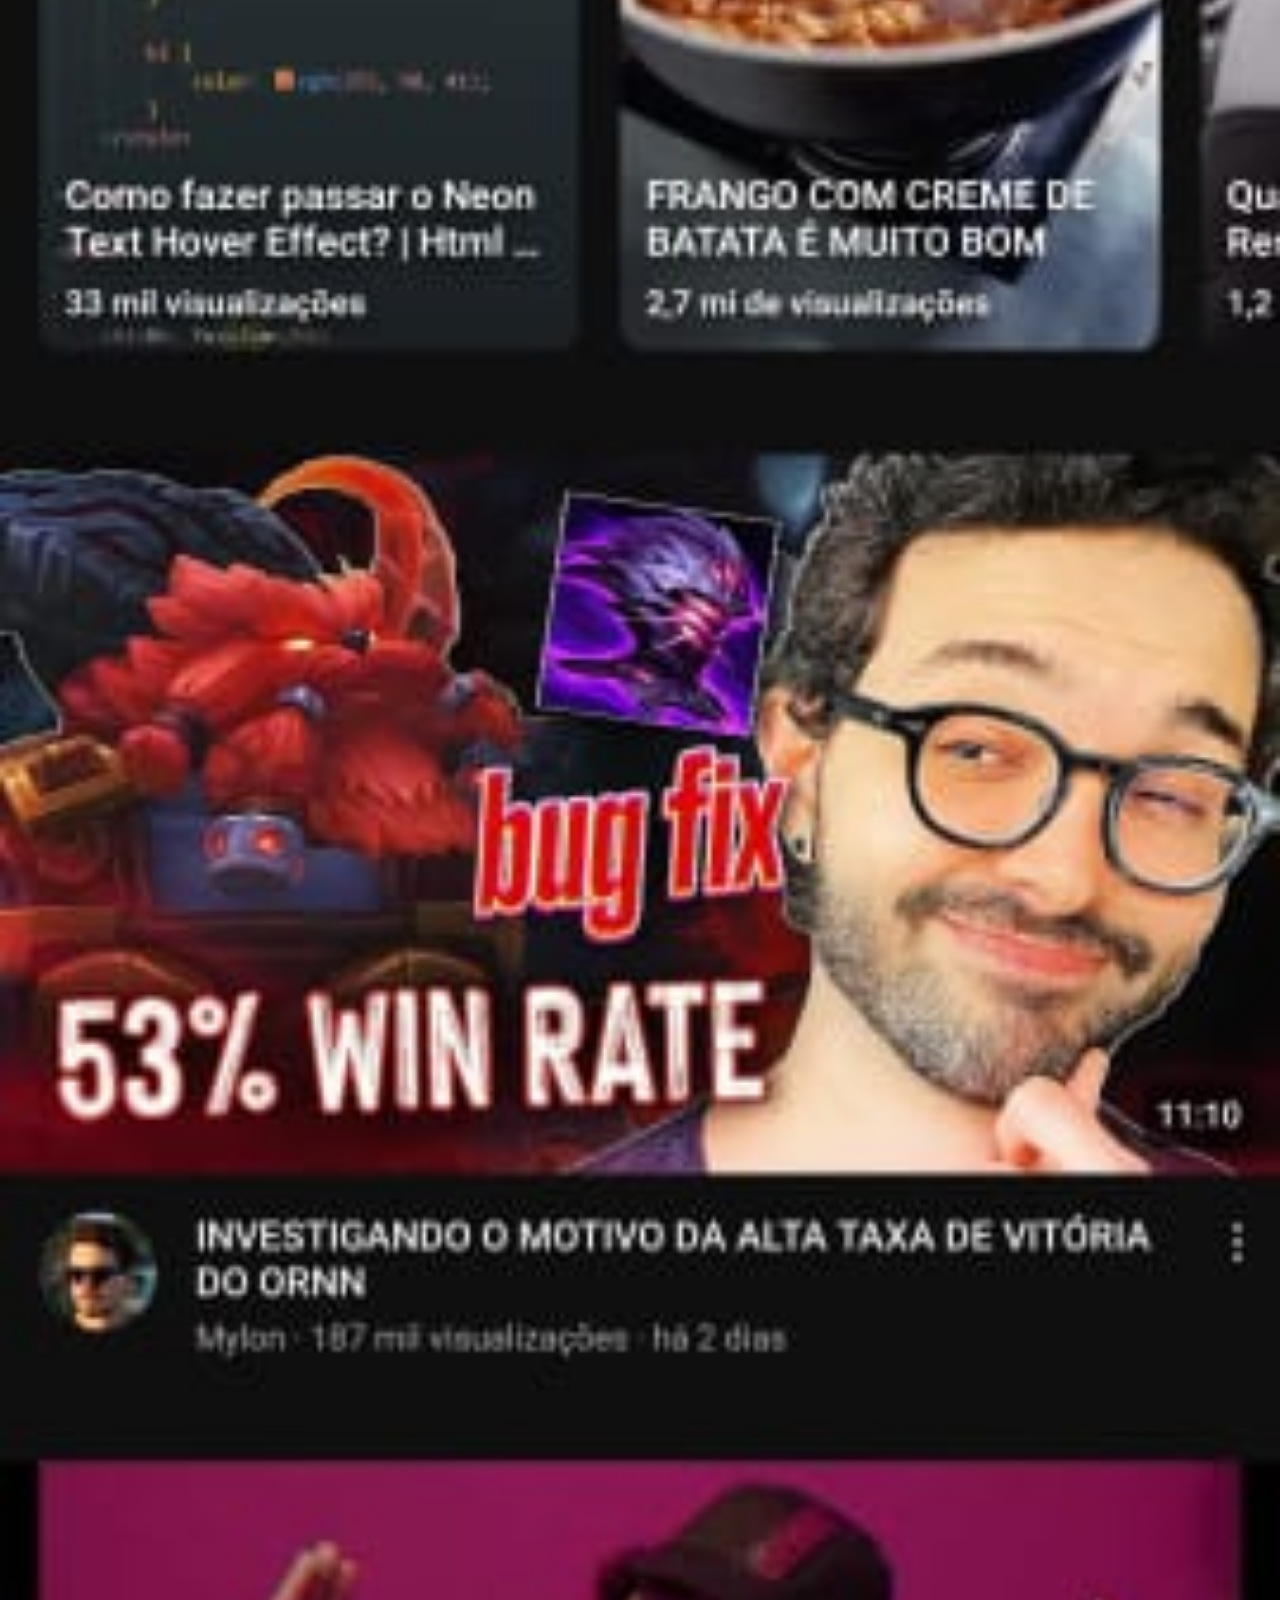
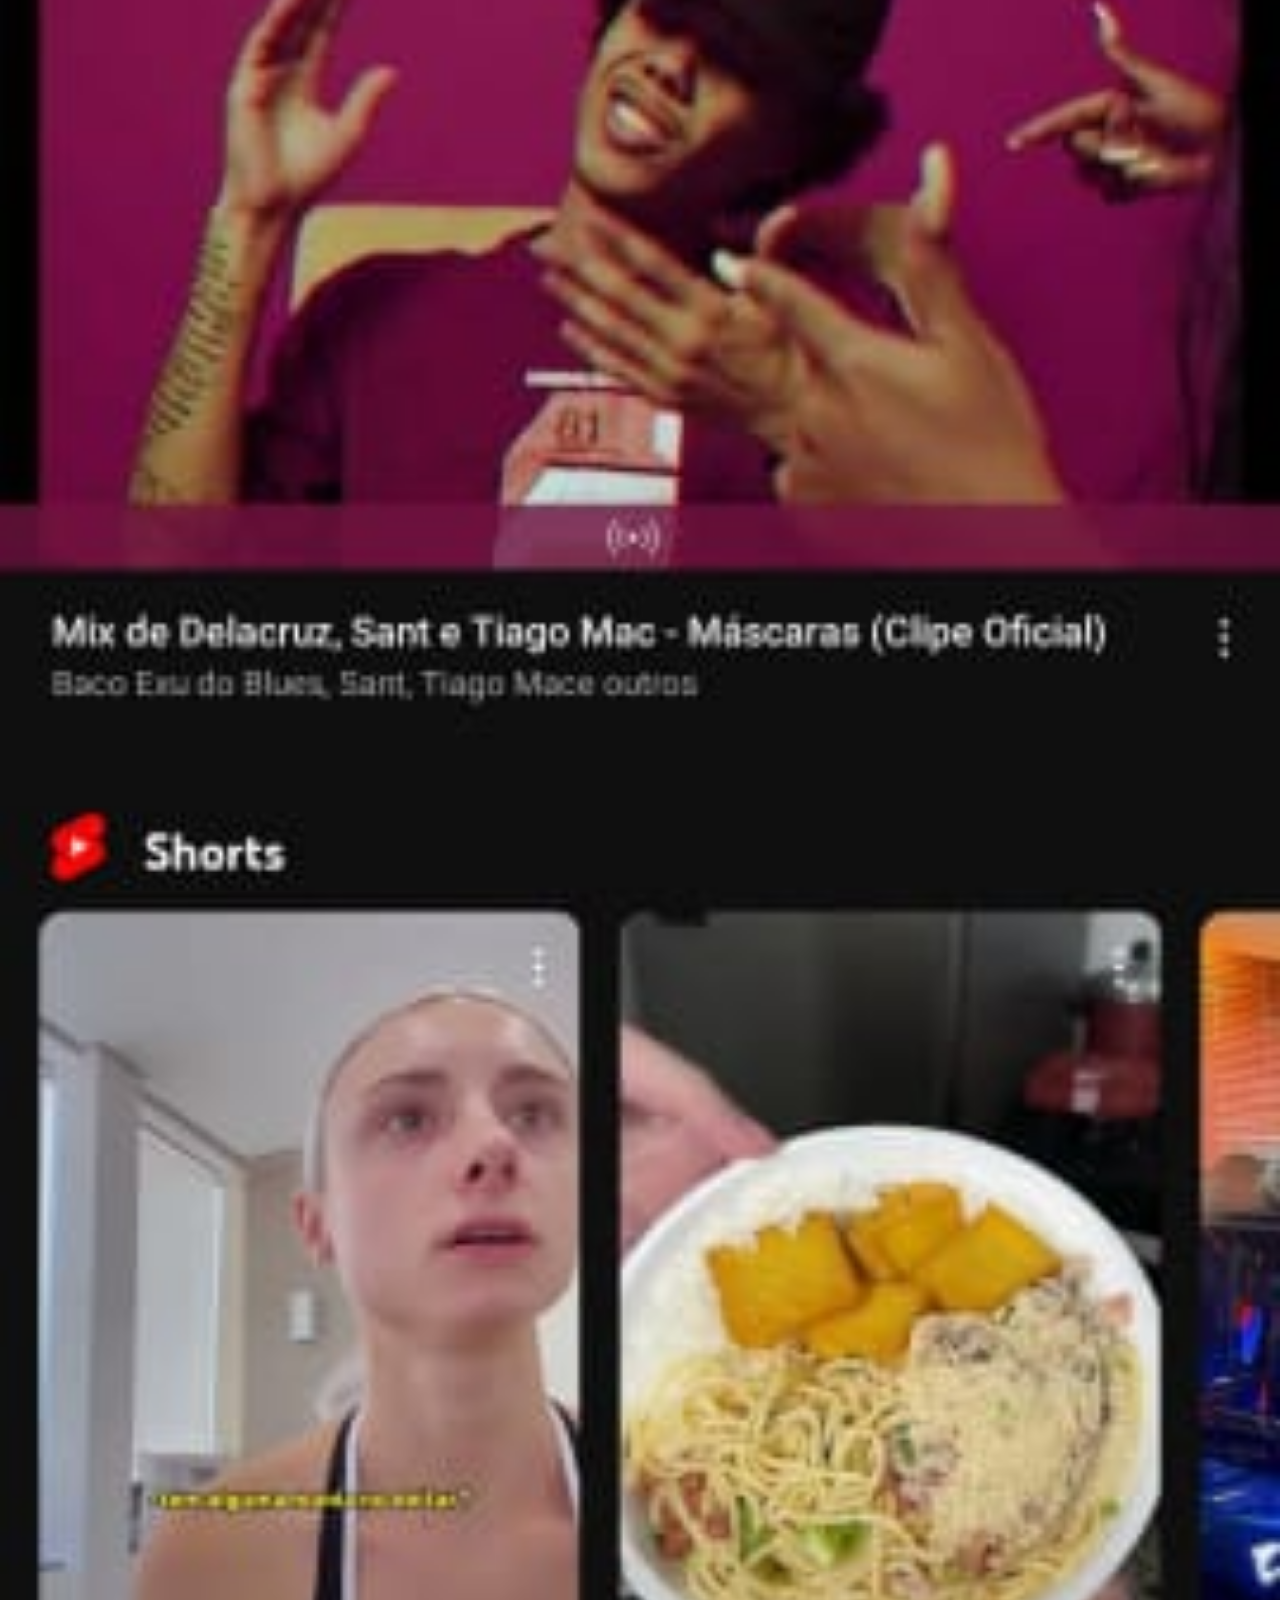
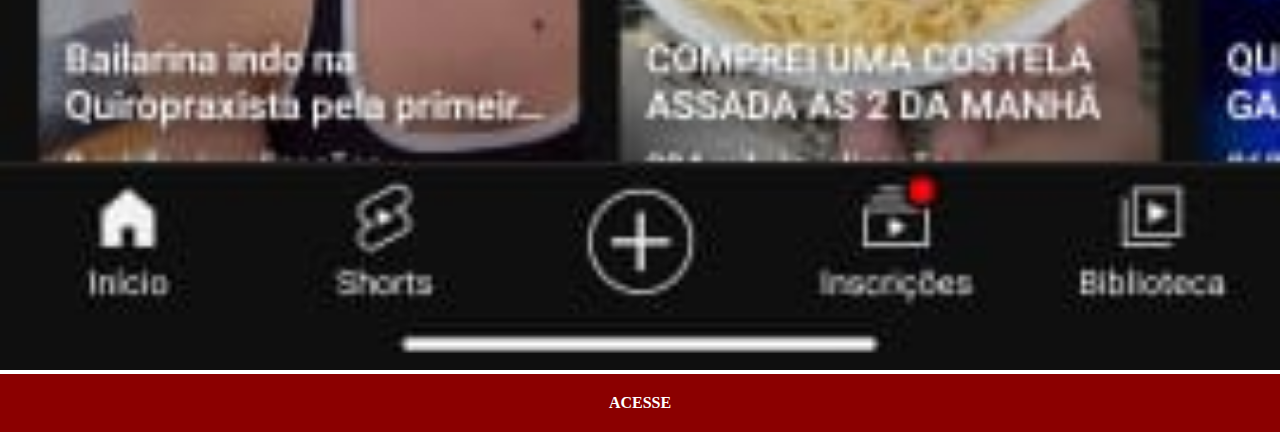
<file: youtube.html>
<!DOCTYPE html>
<html lang="pt-br">
<head>
    <meta charset="UTF-8">
    <meta http-equiv="X-UA-Compatible" content="IE=edge">
    <meta name="viewport" content="width=device-width, initial-scale=1.0">
    <title>youtube</title>
    <link rel="stylesheet" href="style/social.css">


</head>
<body>
    <main>
        <img src="./imagens/telayoutube.jpeg" alt="youtube">
        <a href="https://www.youtube.com/channel/UCn9kcAdS78VAeBxtojqnnBg" target="_blank">ACESSE</a>
    </main>
</body>
</html>
</file>
<file: style/style.css>
@charset "UTF-8";

body, html{
    margin: 0px;
    padding: 0px;
    font-family: 'Times New Roman', Times, serif;
}

#elemento{
    background-image: url(https://images.pexels.com/photos/147413/twitter-facebook-together-exchange-of-information-147413.jpeg?auto=compress&cs=tinysrgb&w=1260&h=750&dpr=2) ;
    background-repeat: no-repeat;
    background-size: cover;
    background-position: center center;


}

main{
    width: 100vw;
    height: 100vh;
    position: relative;

}

section#telefone{
    position: absolute;
    
    top: 50%;
    left: 50%;
    transform: translate(-50%, -50%);
    

}

iframe{
    position: absolute;
    width: 215px;
    height: 380px;
    top: 50%;
    left: 50%;
    transform: translate(-50%, -50%);
    
}

img#sombra{
    display: none;
    position: absolute;
    top: 52.4%;
    left: 50%;
    transform: translate(-50%, -0%);

}


section#icones{
    position: absolute;
    top: 80%;
    left: 50%;
    transform: translate(-50%, 0%);
    display: flex;
    gap: 10px;
    

}

img.icone{
    width: 50px;
    border-radius: 50%;
    box-sizing: border-box;
    box-shadow: 1px 10px 10px rgba(0, 0, 0, 0.6);
    transition: ease-in-out .3s;
}

img.icone:hover{
    transform: scale(1.4);
    box-shadow: 0px 0px 10px rgba(0, 0, 0, 0.6);
}

@media screen and (min-width: 900px) {

    section#icones{
        top: 50%;
        left: 80%;
        transform: translate(0%,-50%);
        display: flex;
        flex-direction: column;
    }


    
}
</file>
<file: style/social.css>
@charset "UTF-8";

*{
    margin: 0px;
    padding: 0px;
}
::-webkit-scrollbar{
    width: 0px;
    height: 0px;
}

html, body{
    width: 100vw;
}

video{
    width: 220px;
}

img{
    width: 100vw;
}

a{
    display: block;
    background-color: darkred;
    color: white;
    text-align: center;
    text-decoration: none;
    font-weight: bolder;
    padding: 20px;
    width: 100vw;
    box-sizing: border-box;
}

a:hover{
    background-color: red;
    border: 2px solid transparent;
}
</file>
